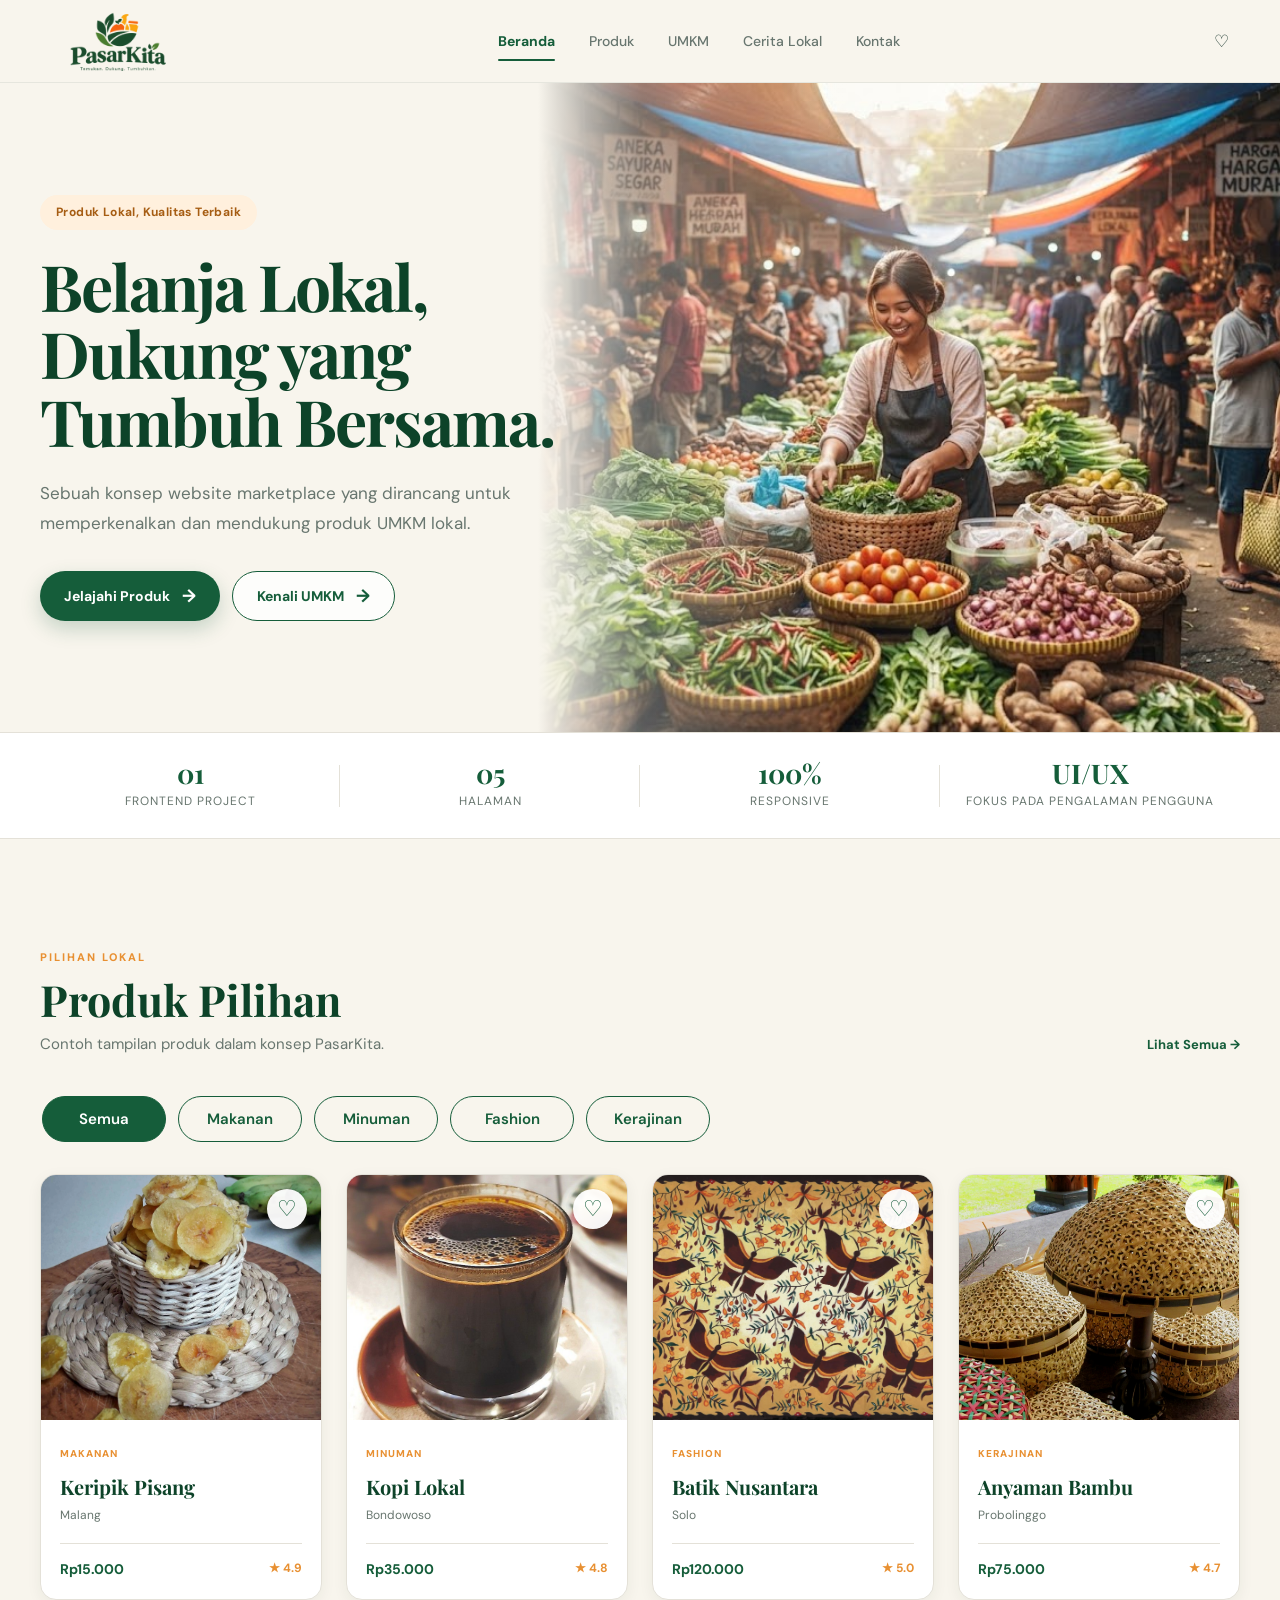
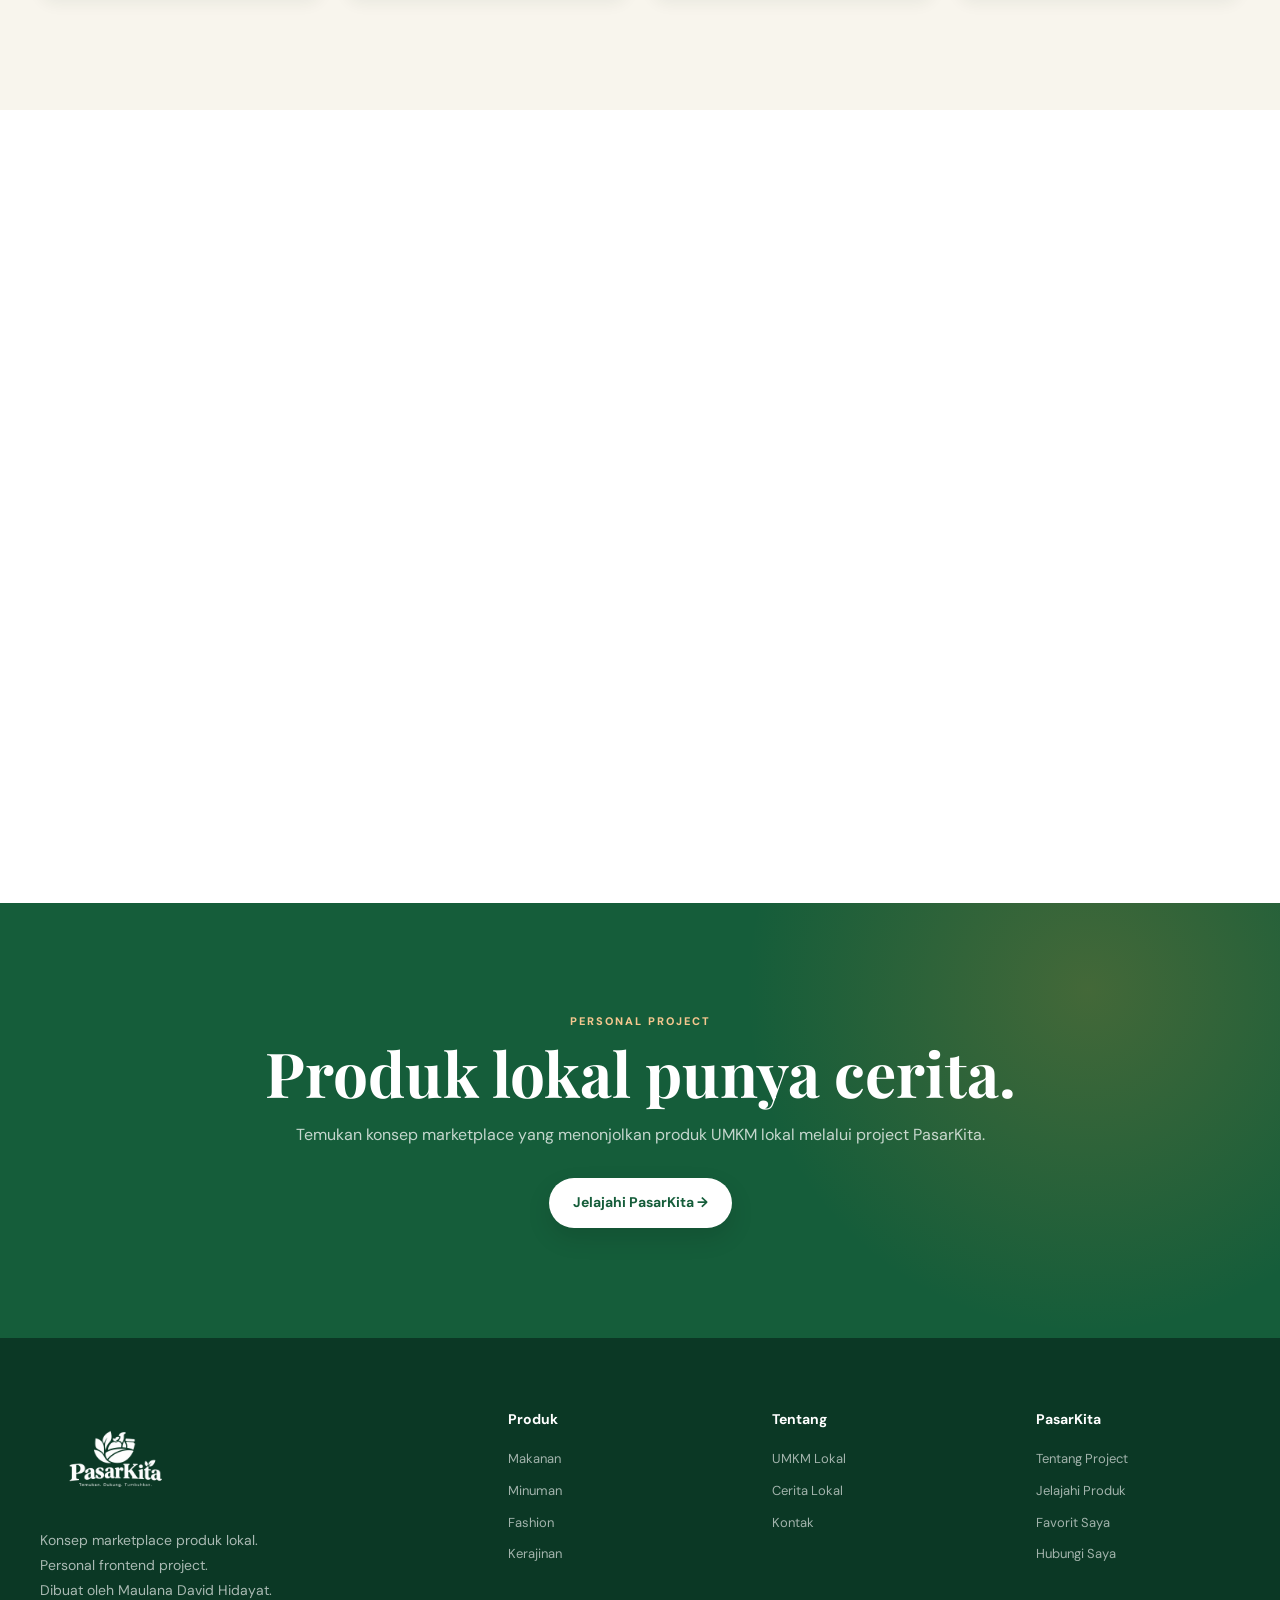
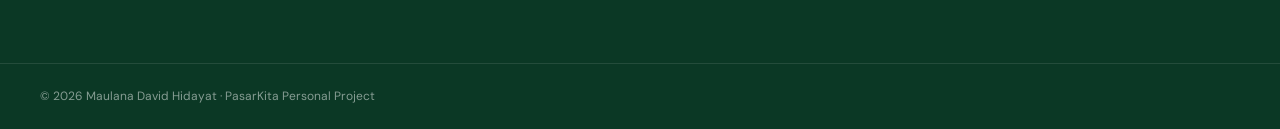
<file: index.html>
<!DOCTYPE html>
<html lang="id">
<head>
    <meta charset="UTF-8">
    <meta name="viewport" content="width=device-width, initial-scale=1.0">
    <title>PasarKita | Belanja Lokal, Dukung yang Tumbuh Bersama</title>
    <meta name="description" content="PasarKita adalah platform untuk menemukan dan mendukung produk UMKM lokal.">
    
    <!-- CSS -->
    <link rel="stylesheet" href="css/style.css">
    <link rel="icon" type="image/png" href="assets/icon.png">
</head>
<body>

    <!-- NAVBAR -->
    <header class="navbar">
        <div class="container nav-container">
            <a href="index.html" class="logo">
                <img src="assets/logo.png" alt="Logo PasarKita">
            </a>

            <nav class="nav-menu">
                <a href="index.html" class="active">Beranda</a>
                <a href="produk.html">Produk</a>
                <a href="umkm.html">UMKM</a>
                <a href="cerita.html">Cerita Lokal</a>
                <a href="kontak.html">Kontak</a>
            </nav>

            <div class="nav-actions">
                <button type="button" aria-label="Favorit" class="nav-icon">♡</button>
                <button type="button" aria-label="Menu" class="menu-toggle">☰</button>
            </div>
        </div>
    </header>

    <!-- MAIN CONTENT -->
    <main>
        <!-- HERO SECTION -->
        <section class="hero">
            <div class="container hero-container">
                <div class="hero-content">
                    <span class="hero-label">Produk Lokal, Kualitas Terbaik</span>
                    <h1>
                        Belanja Lokal, <br>
                        Dukung yang <br>
                        Tumbuh Bersama.
                    </h1>
                    <p>Sebuah konsep website marketplace yang dirancang untuk memperkenalkan dan mendukung produk UMKM lokal.</p>
                    
                    <div class="hero-buttons">
                        <a href="produk.html" class="btn btn-primary">Jelajahi Produk <span>→</span></a>
                        <a href="umkm.html" class="btn btn-secondary">Kenali UMKM <span>→</span></a>
                    </div>
                </div>

                <div class="hero-image">
                    <img src="assets/hero.jpg" alt="Produk dan aktivitas UMKM lokal">
                </div>
            </div>
        </section>

        <!-- STATISTICS -->
        <section class="stats">
            <div class="container stats-container">
                <div class="stat-item">
                    <strong>01</strong>
                    <span>Frontend Project</span>
                </div>
                <div class="stat-item">
                    <strong>05</strong>
                    <span>Halaman</span>
                </div>
                <div class="stat-item">
                    <strong>100%</strong>
                    <span>Responsive</span>
                </div>
                <div class="stat-item">
                    <strong>UI/UX</strong>
                    <span>Fokus pada pengalaman pengguna</span>
                </div>
            </div>
        </section>

        <!-- PRODUK PILIHAN -->
        <section class="products-section">
            <div class="container">
                <div class="section-heading">
                    <div>
                        <span class="section-label">PILIHAN LOKAL</span>
                        <h2>Produk Pilihan</h2>
                        <p>Contoh tampilan produk dalam konsep PasarKita.</p>
                    </div>
                    <a href="produk.html" class="see-all">Lihat Semua →</a>
                </div>

                <div class="category-filter">
                    <button type="button" class="category active">Semua</button>
                    <button type="button" class="category">Makanan</button>
                    <button type="button" class="category">Minuman</button>
                    <button type="button" class="category">Fashion</button>
                    <button type="button" class="category">Kerajinan</button>
                </div>

                <div class="product-grid">
                    <!-- Product 1 -->
                    <article class="product-card">
                        <div class="product-image">
                            <img src="assets/produk/keripik.webp" alt="Keripik Pisang">
                        </div>
                        <div class="product-info">
                            <span class="product-category">Makanan</span>
                            <h3>Keripik Pisang</h3>
                            <p class="product-location">Malang</p>
                            <div class="product-bottom">
                                <strong>Rp15.000</strong>
                                <span>★ 4.9</span>
                            </div>
                        </div>
                    </article>

                    <!-- Product 2 -->
                    <article class="product-card">
                        <div class="product-image">
                            <img src="assets/produk/kopi.jpg" alt="Kopi Lokal">
                        </div>
                        <div class="product-info">
                            <span class="product-category">Minuman</span>
                            <h3>Kopi Lokal</h3>
                            <p class="product-location">Bondowoso</p>
                            <div class="product-bottom">
                                <strong>Rp35.000</strong>
                                <span>★ 4.8</span>
                            </div>
                        </div>
                    </article>

                    <!-- Product 3 -->
                    <article class="product-card">
                        <div class="product-image">
                            <img src="assets/produk/batik.jpg" alt="Batik Nusantara">
                        </div>
                        <div class="product-info">
                            <span class="product-category">Fashion</span>
                            <h3>Batik Nusantara</h3>
                            <p class="product-location">Solo</p>
                            <div class="product-bottom">
                                <strong>Rp120.000</strong>
                                <span>★ 5.0</span>
                            </div>
                        </div>
                    </article>

                    <!-- Product 4 -->
                    <article class="product-card">
                        <div class="product-image">
                            <img src="assets/produk/anyaman.jpg" alt="Anyaman Bambu">
                        </div>
                        <div class="product-info">
                            <span class="product-category">Kerajinan</span>
                            <h3>Anyaman Bambu</h3>
                            <p class="product-location">Probolinggo</p>
                            <div class="product-bottom">
                                <strong>Rp75.000</strong>
                                <span>★ 4.7</span>
                            </div>
                        </div>
                    </article>
                </div>
            </div>
        </section>

        <!-- KENALI UMKM -->
        <section class="umkm-preview">
            <div class="container">
                <div class="section-heading">
                    <div>
                        <span class="section-label">DI BALIK PRODUK</span>
                        <h2>Kenali UMKM</h2>
                        <p>Mengenal tangan-tangan di balik produk lokal.</p>
                    </div>
                    <a href="umkm.html" class="see-all">Lihat Semua →</a>
                </div>

                <div class="umkm-feature">
                    <div class="umkm-image">
                        <img src="assets/umkm/umkm-01.jpg" alt="Pelaku UMKM lokal">
                    </div>
                    <div class="umkm-content">
                        <span class="section-label">CERITA UMKM</span>
                        <h2>Dari usaha kecil, tumbuh menjadi kebanggaan lokal.</h2>
                        <p>Setiap produk memiliki cerita. Kenali perjalanan para pelaku UMKM yang membuat produk lokal dengan penuh dedikasi.</p>
                        <a href="umkm.html" class="text-link">Baca cerita mereka →</a>
                    </div>
                </div>
            </div>
        </section>

        <!-- CTA -->
        <section class="cta">
            <div class="container cta-container">
                <span class="section-label">PERSONAL PROJECT</span>
                <h2>Produk lokal punya cerita.</h2>
                <p>Temukan konsep marketplace yang menonjolkan produk UMKM lokal melalui project PasarKita.</p>
                <a href="produk.html" class="btn btn-light">Jelajahi PasarKita →</a>
            </div>
        </section>
    </main>

    <!-- FOOTER -->
    <footer class="footer">
        <div class="container footer-container">
            <div class="footer-brand">
                <img src="assets/logo.png" alt="PasarKita">
                <p>
                    Konsep marketplace produk lokal.<br>
                    Personal frontend project.<br>
                    Dibuat oleh Maulana David Hidayat.
                </p>
            </div>

            <div class="footer-column">
                <h3>Produk</h3>
                <a href="produk.html">Makanan</a>
                <a href="produk.html">Minuman</a>
                <a href="produk.html">Fashion</a>
                <a href="produk.html">Kerajinan</a>
            </div>

            <div class="footer-column">
                <h3>Tentang</h3>
                <a href="umkm.html">UMKM Lokal</a>
                <a href="cerita.html">Cerita Lokal</a>
                <a href="kontak.html">Kontak</a>
            </div>

            <div class="footer-column">
                <h3>PasarKita</h3>
                <a href="index.html">Tentang Project</a>
                <a href="produk.html">Jelajahi Produk</a>
                <a href="favorit.html">Favorit Saya</a>
                <a href="kontak.html">Hubungi Saya</a>
            </div>
        </div>

        <div class="footer-bottom">
            <div class="container">
                <p>© 2026 Maulana David Hidayat · PasarKita Personal Project</p>
            </div>
        </div>
    </footer>

    <!-- JavaScript -->
    <script src="js/script.js"></script>
</body>
</html>
</file>
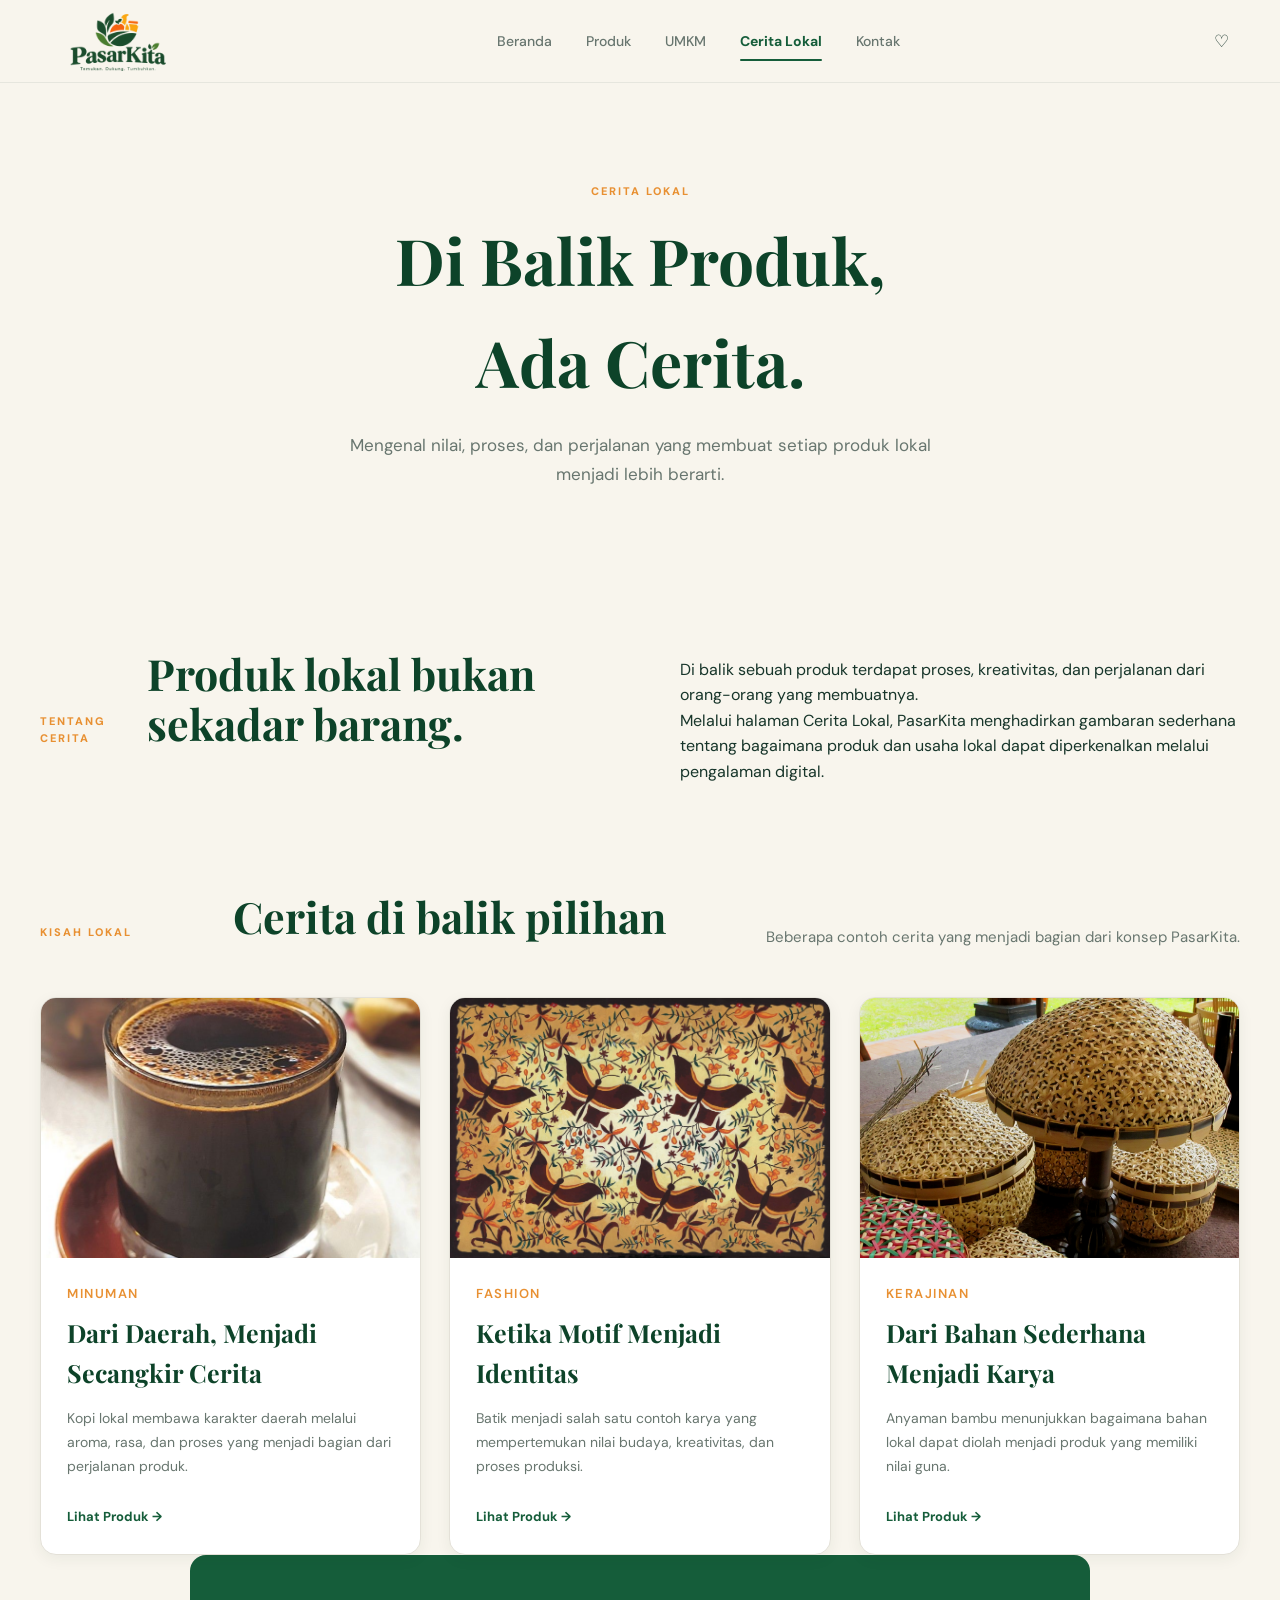
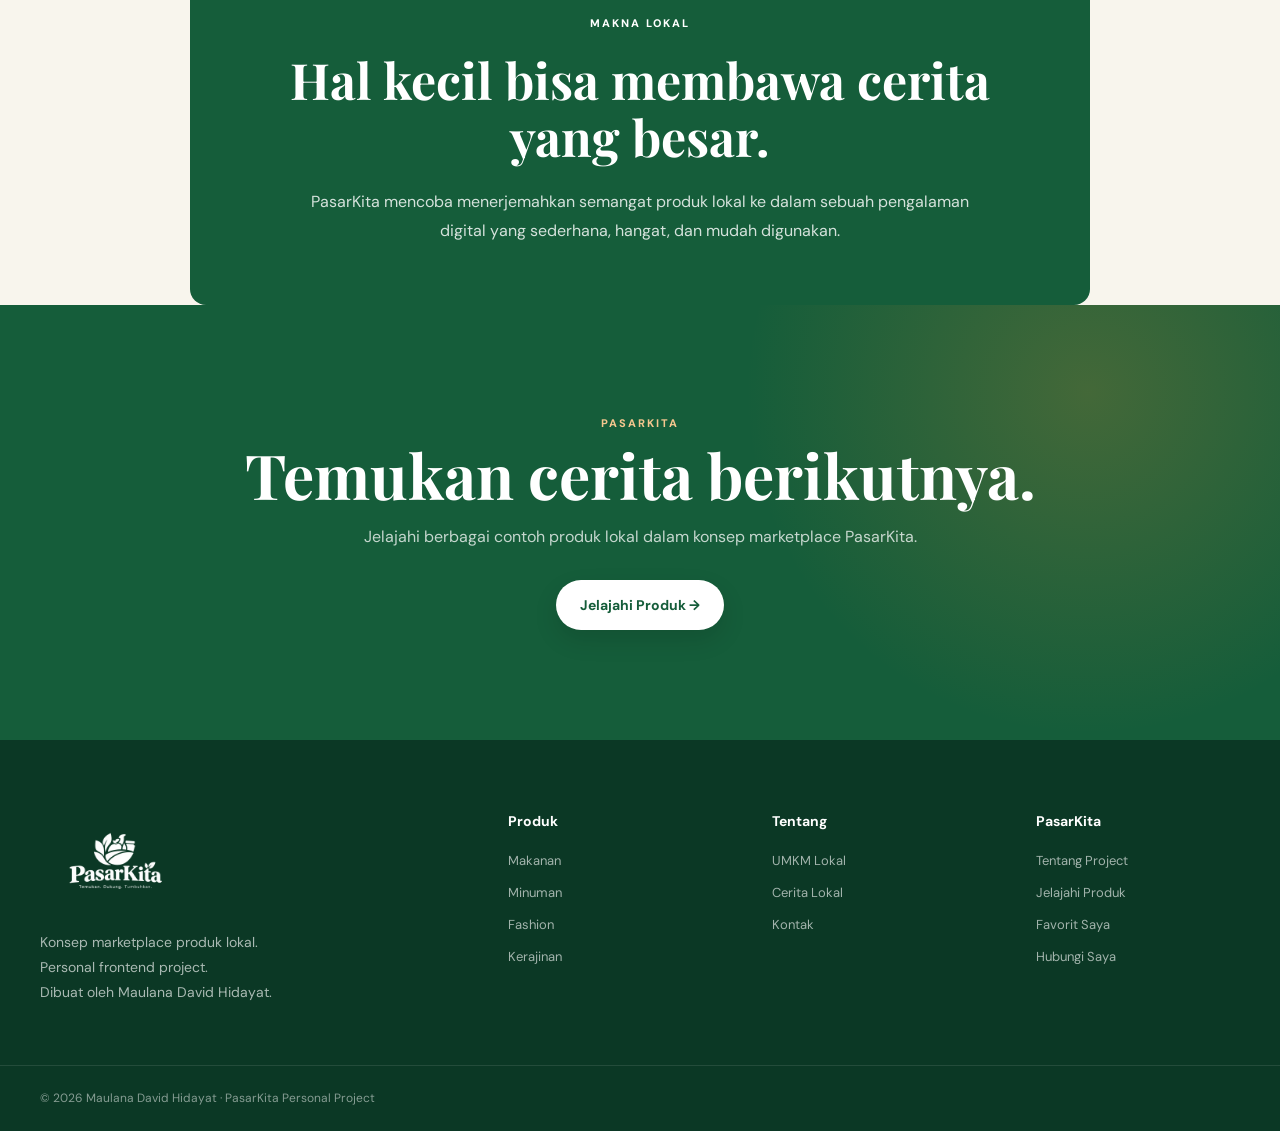
<file: cerita.html>
<!DOCTYPE html>
<html lang="id">
<head>
    <meta charset="UTF-8">
    <meta name="viewport" content="width=device-width, initial-scale=1.0">
    <title>Cerita Lokal | PasarKita</title>
    <meta name="description" content="Cerita lokal dan kisah di balik produk dalam konsep PasarKita.">
    
    <link rel="stylesheet" href="css/style.css">
    <link rel="icon" type="image/png" href="assets/icon.png">
</head>
<body>

    <!-- NAVBAR -->
    <header class="navbar">
        <div class="container nav-container">
            <a href="index.html" class="logo">
                <img src="assets/logo.png" alt="Logo PasarKita">
            </a>

            <nav class="nav-menu">
                <a href="index.html">Beranda</a>
                <a href="produk.html">Produk</a>
                <a href="umkm.html">UMKM</a>
                <a href="cerita.html" class="active">Cerita Lokal</a>
                <a href="kontak.html">Kontak</a>
            </nav>

            <div class="nav-actions">
                <button type="button" aria-label="Favorit" class="nav-icon">♡</button>
                <button type="button" aria-label="Menu" class="menu-toggle">☰</button>
            </div>
        </div>
    </header>

    <!-- MAIN -->
    <main>
        <!-- CERITA HEADER -->
        <section class="story-header">
            <div class="container">
                <span class="section-label">CERITA LOKAL</span>
                <h1>
                    Di Balik Produk,<br>
                    Ada Cerita.
                </h1>
                <p>Mengenal nilai, proses, dan perjalanan yang membuat setiap produk lokal menjadi lebih berarti.</p>
            </div>
        </section>

        <!-- STORY INTRO -->
        <section class="story-intro section">
            <div class="container story-intro-grid">
                <div class="section-heading">
                    <span class="section-label">TENTANG CERITA</span>
                    <h2>Produk lokal bukan sekadar barang.</h2>
                </div>

                <div class="story-intro-text">
                    <p>Di balik sebuah produk terdapat proses, kreativitas, dan perjalanan dari orang-orang yang membuatnya.</p>
                    <p>Melalui halaman Cerita Lokal, PasarKita menghadirkan gambaran sederhana tentang bagaimana produk dan usaha lokal dapat diperkenalkan melalui pengalaman digital.</p>
                </div>
            </div>
        </section>

        <!-- STORY CARDS -->
        <section class="story-list section">
            <div class="container">
                <div class="section-heading centered">
                    <span class="section-label">KISAH LOKAL</span>
                    <h2>Cerita di balik pilihan</h2>
                    <p>Beberapa contoh cerita yang menjadi bagian dari konsep PasarKita.</p>
                </div>

                <div class="story-grid">
                    <!-- STORY 1 -->
                    <article class="story-card">
                        <div class="story-card-image">
                            <img src="assets/produk/kopi.jpg" alt="Kopi Lokal">
                        </div>
                        <div class="story-card-content">
                            <span class="story-category">MINUMAN</span>
                            <h3>Dari Daerah, Menjadi Secangkir Cerita</h3>
                            <p>Kopi lokal membawa karakter daerah melalui aroma, rasa, dan proses yang menjadi bagian dari perjalanan produk.</p>
                            <a href="produk.html">Lihat Produk →</a>
                        </div>
                    </article>

                    <!-- STORY 2 -->
                    <article class="story-card">
                        <div class="story-card-image">
                            <img src="assets/produk/batik.jpg" alt="Batik Nusantara">
                        </div>
                        <div class="story-card-content">
                            <span class="story-category">FASHION</span>
                            <h3>Ketika Motif Menjadi Identitas</h3>
                            <p>Batik menjadi salah satu contoh karya yang mempertemukan nilai budaya, kreativitas, dan proses produksi.</p>
                            <a href="produk.html">Lihat Produk →</a>
                        </div>
                    </article>

                    <!-- STORY 3 -->
                    <article class="story-card">
                        <div class="story-card-image">
                            <img src="assets/produk/anyaman.jpg" alt="Anyaman Bambu">
                        </div>
                        <div class="story-card-content">
                            <span class="story-category">KERAJINAN</span>
                            <h3>Dari Bahan Sederhana Menjadi Karya</h3>
                            <p>Anyaman bambu menunjukkan bagaimana bahan lokal dapat diolah menjadi produk yang memiliki nilai guna.</p>
                            <a href="produk.html">Lihat Produk →</a>
                        </div>
                    </article>
                </div>
            </div>
        </section>

        <!-- STORY MESSAGE -->
        <section class="story-message section">
            <div class="container">
                <div class="story-message-box">
                    <span class="section-label">MAKNA LOKAL</span>
                    <h2>Hal kecil bisa membawa cerita yang besar.</h2>
                    <p>PasarKita mencoba menerjemahkan semangat produk lokal ke dalam sebuah pengalaman digital yang sederhana, hangat, dan mudah digunakan.</p>
                </div>
            </div>
        </section>

        <!-- CTA -->
        <section class="cta">
            <div class="container cta-container">
                <span class="section-label">PASARKITA</span>
                <h2>Temukan cerita berikutnya.</h2>
                <p>Jelajahi berbagai contoh produk lokal dalam konsep marketplace PasarKita.</p>
                <a href="produk.html" class="btn btn-light">Jelajahi Produk →</a>
            </div>
        </section>
    </main>

    <!-- FOOTER -->
    <footer class="footer">
        <div class="container footer-container">
            <!-- Brand -->
            <div class="footer-brand">
                <img src="assets/logo.png" alt="PasarKita">
                <p>
                    Konsep marketplace produk lokal.<br>
                    Personal frontend project.<br>
                    Dibuat oleh Maulana David Hidayat.
                </p>
            </div>

            <!-- Produk -->
            <div class="footer-column">
                <h3>Produk</h3>
                <a href="produk.html">Makanan</a>
                <a href="produk.html">Minuman</a>
                <a href="produk.html">Fashion</a>
                <a href="produk.html">Kerajinan</a>
            </div>

            <!-- Tentang -->
            <div class="footer-column">
                <h3>Tentang</h3>
                <a href="umkm.html">UMKM Lokal</a>
                <a href="cerita.html">Cerita Lokal</a>
                <a href="kontak.html">Kontak</a>
            </div>

            <!-- PasarKita -->
            <div class="footer-column">
                <h3>PasarKita</h3>
                <a href="index.html">Tentang Project</a>
                <a href="produk.html">Jelajahi Produk</a>
                <a href="favorit.html">Favorit Saya</a>
                <a href="kontak.html">Hubungi Saya</a>
            </div>
        </div>

        <!-- Copyright -->
        <div class="footer-bottom">
            <div class="container">
                <p>© 2026 Maulana David Hidayat · PasarKita Personal Project</p>
            </div>
        </div>
    </footer>

    <script src="js/script.js"></script>
</body>
</html>
</file>
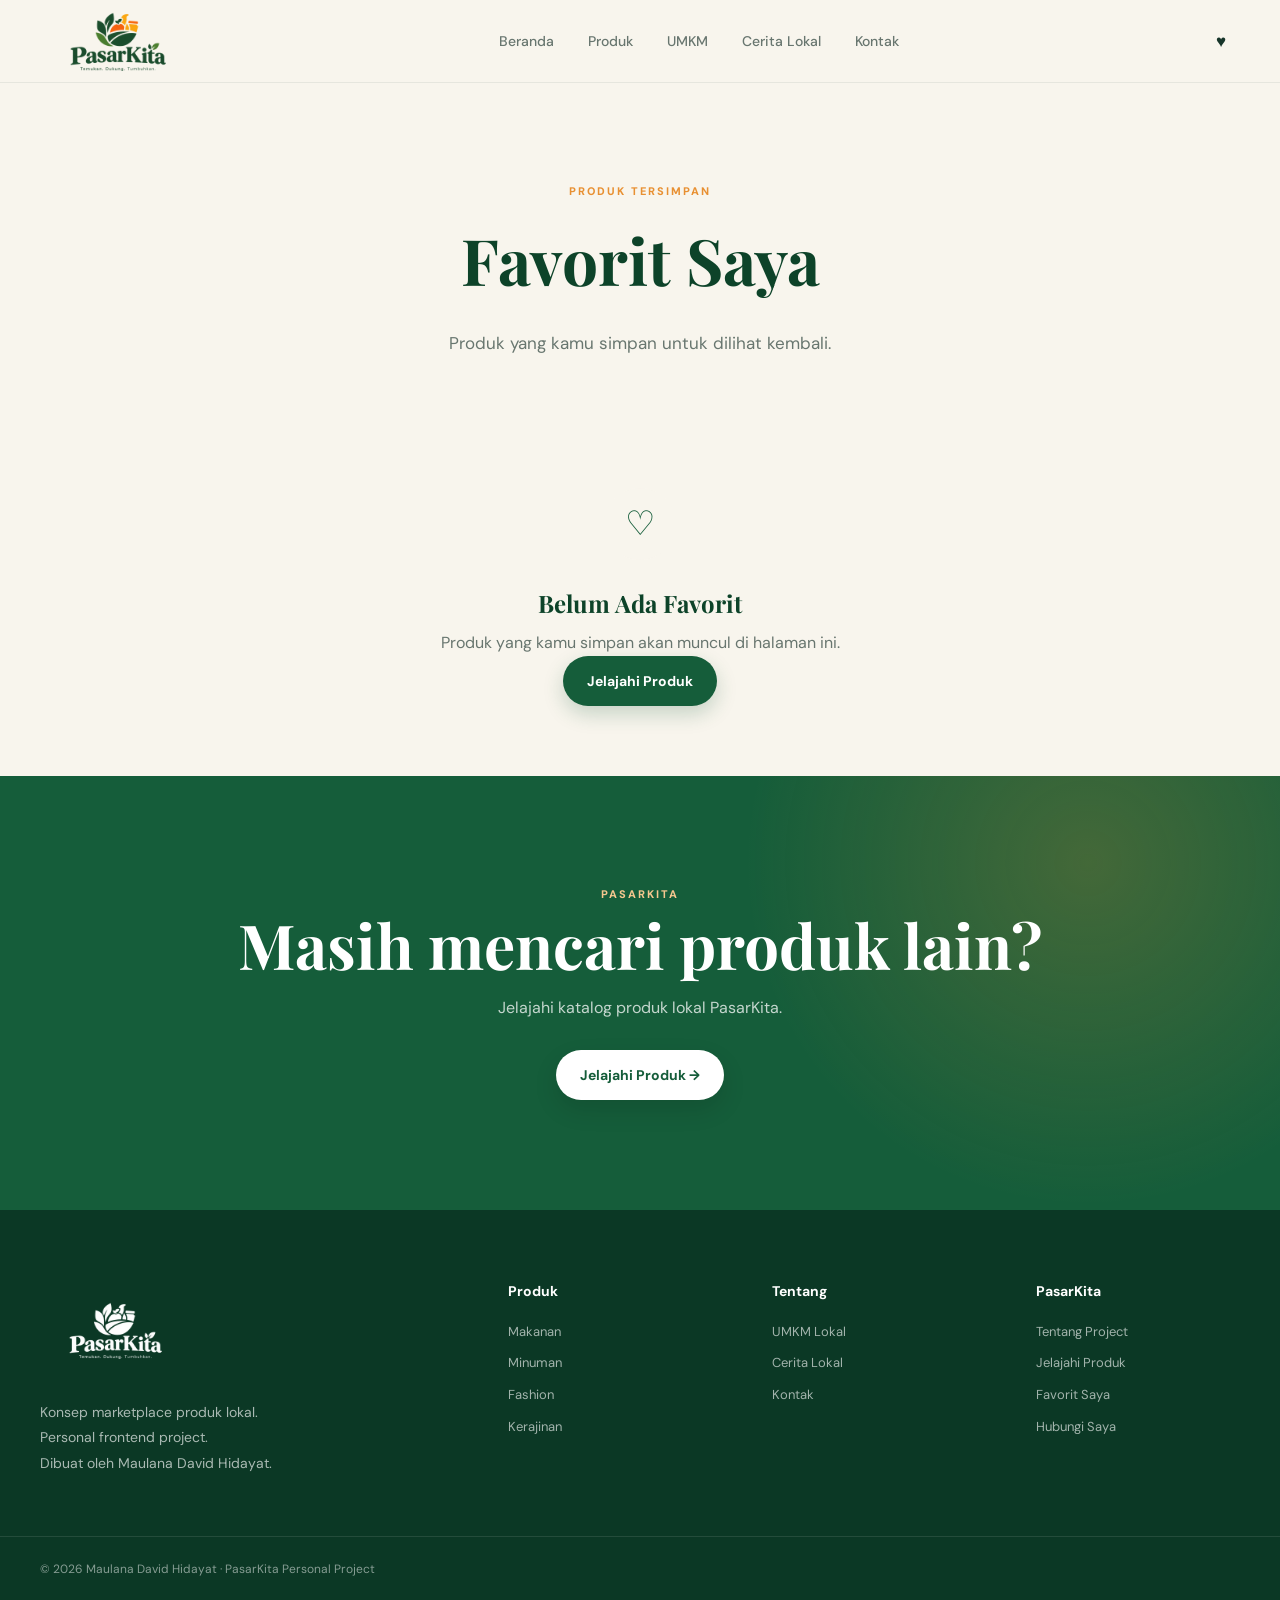
<file: favorit.html>
<!DOCTYPE html>
<html lang="id">
<head>
    <meta charset="UTF-8">
    <meta name="viewport" content="width=device-width, initial-scale=1.0">
    <title>Favorit | PasarKita</title>
    <meta name="description" content="Daftar produk favorit dalam konsep website PasarKita.">
    
    <link rel="stylesheet" href="css/style.css">
    <link rel="icon" type="image/png" href="assets/icon.png">
</head>
<body>

    <!-- NAVBAR -->
    <header class="navbar">
        <div class="container nav-container">
            <a href="index.html" class="logo">
                <img src="assets/logo.png" alt="Logo PasarKita">
            </a>

            <nav class="nav-menu">
                <a href="index.html">Beranda</a>
                <a href="produk.html">Produk</a>
                <a href="umkm.html">UMKM</a>
                <a href="cerita.html">Cerita Lokal</a>
                <a href="kontak.html">Kontak</a>
            </nav>

            <div class="nav-actions">
                <button type="button" aria-label="Favorit" class="nav-icon favorite-nav active">
                    ♥
                </button>
                <button type="button" aria-label="Menu" class="menu-toggle">
                    ☰
                </button>
            </div>
        </div>
    </header>

    <!-- MAIN -->
    <main>
        <!-- FAVORITE HEADER -->
        <section class="favorite-header">
            <div class="container">
                <span class="section-label">PRODUK TERSIMPAN</span>
                <h1>Favorit Saya</h1>
                <p>Produk yang kamu simpan untuk dilihat kembali.</p>
            </div>
        </section>

        <!-- FAVORITE PRODUCTS -->
        <section class="favorite-section section">
            <div class="container">
                <div class="product-grid" id="favoriteGrid">
                </div>

                <div class="favorite-empty" id="favoriteEmpty">
                    <div class="favorite-empty-icon">♡</div>
                    <h2>Belum Ada Favorit</h2>
                    <p>Produk yang kamu simpan akan muncul di halaman ini.</p>
                    <a href="produk.html" class="btn btn-primary">
                        Jelajahi Produk
                    </a>
                </div>
            </div>
        </section>

        <!-- CTA -->
        <section class="cta">
            <div class="container cta-container">
                <span class="section-label">PASARKITA</span>
                <h2>Masih mencari produk lain?</h2>
                <p>Jelajahi katalog produk lokal PasarKita.</p>
                <a href="produk.html" class="btn btn-light">
                    Jelajahi Produk →
                </a>
            </div>
        </section>
    </main>

    <!-- FOOTER -->
    <footer class="footer">
        <div class="container footer-container">
            <!-- Brand -->
            <div class="footer-brand">
                <img src="assets/logo.png" alt="PasarKita">
                <p>
                    Konsep marketplace produk lokal.<br>
                    Personal frontend project.<br>
                    Dibuat oleh Maulana David Hidayat.
                </p>
            </div>

            <!-- Produk -->
            <div class="footer-column">
                <h3>Produk</h3>
                <a href="produk.html">Makanan</a>
                <a href="produk.html">Minuman</a>
                <a href="produk.html">Fashion</a>
                <a href="produk.html">Kerajinan</a>
            </div>

            <!-- Tentang -->
            <div class="footer-column">
                <h3>Tentang</h3>
                <a href="umkm.html">UMKM Lokal</a>
                <a href="cerita.html">Cerita Lokal</a>
                <a href="kontak.html">Kontak</a>
            </div>

            <!-- PasarKita -->
            <div class="footer-column">
                <h3>PasarKita</h3>
                <a href="index.html">Tentang Project</a>
                <a href="produk.html">Jelajahi Produk</a>
                <a href="favorit.html">Favorit Saya</a>
                <a href="kontak.html">Hubungi Saya</a>
            </div>
        </div>

        <!-- Copyright -->
        <div class="footer-bottom">
            <div class="container">
                <p>© 2026 Maulana David Hidayat · PasarKita Personal Project</p>
            </div>
        </div>
    </footer>

    <!-- JavaScript -->
    <script src="js/script.js"></script>
</body>
</html>
</file>
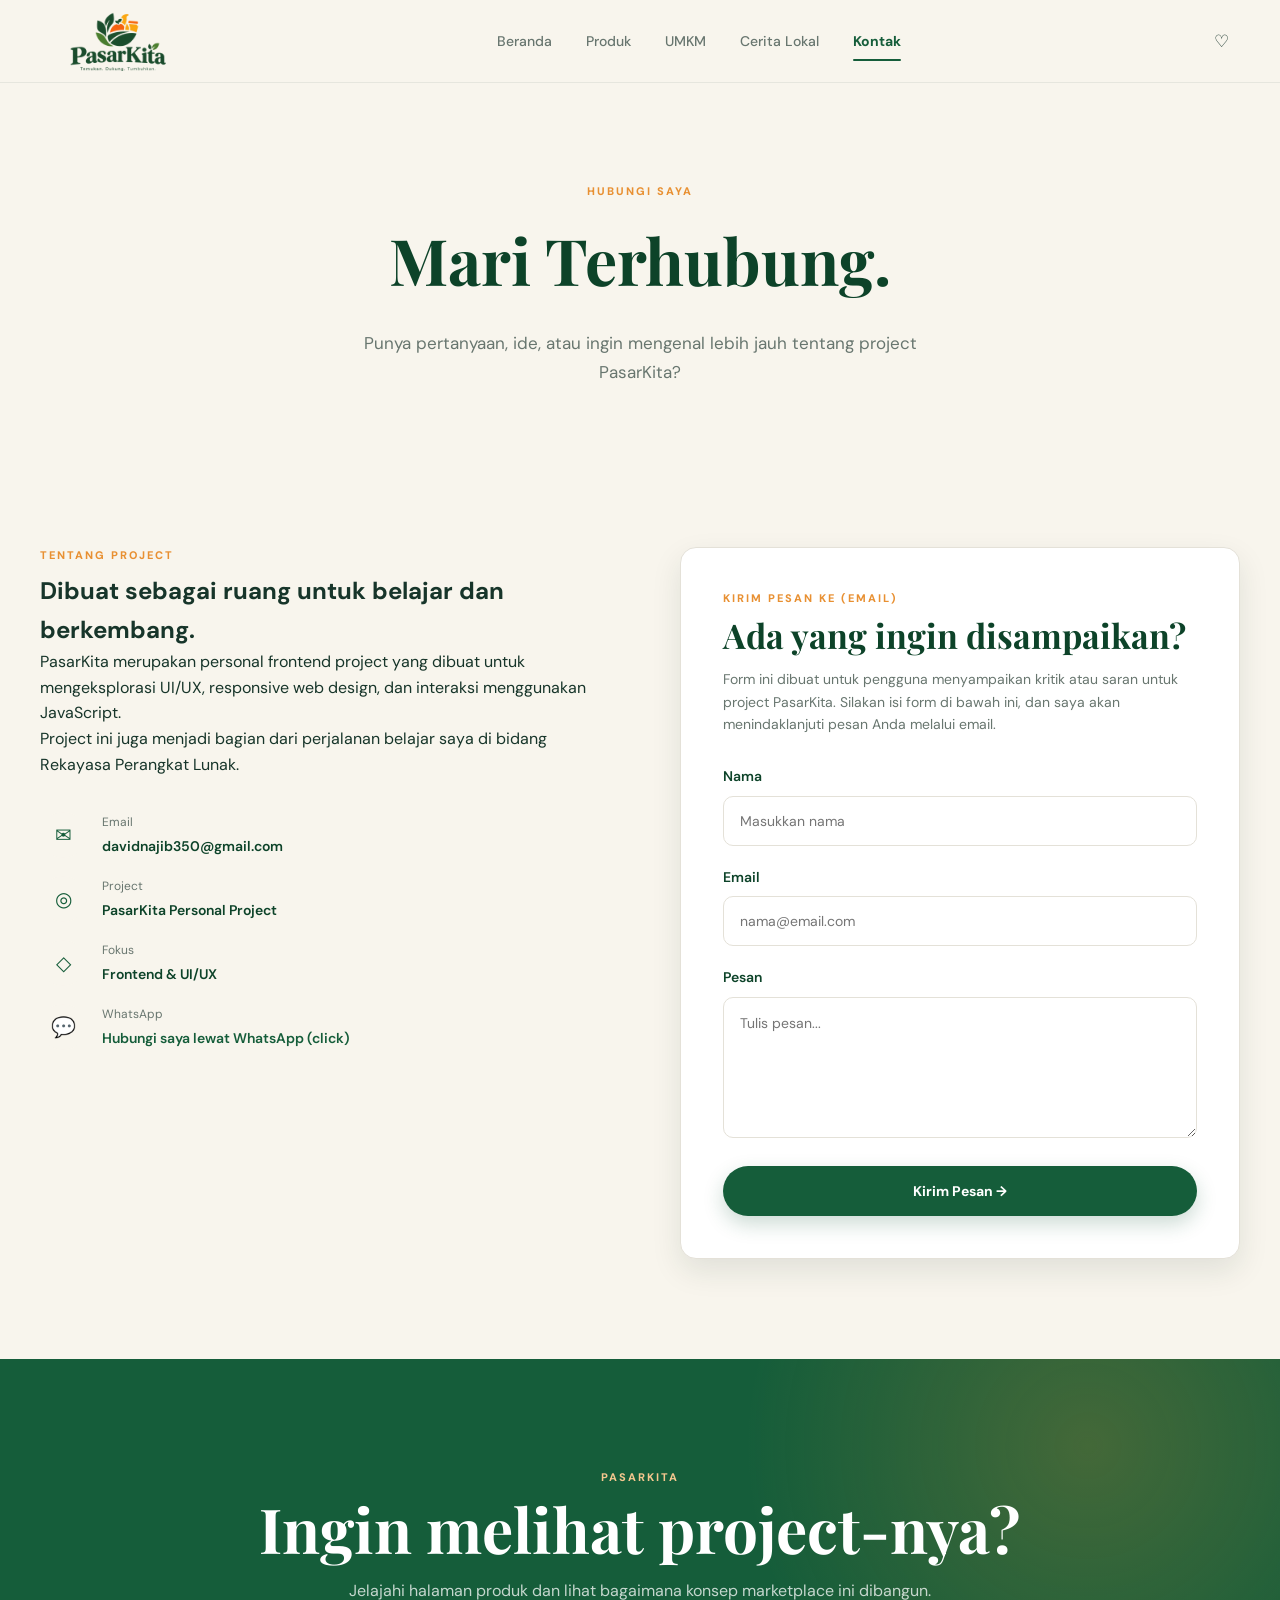
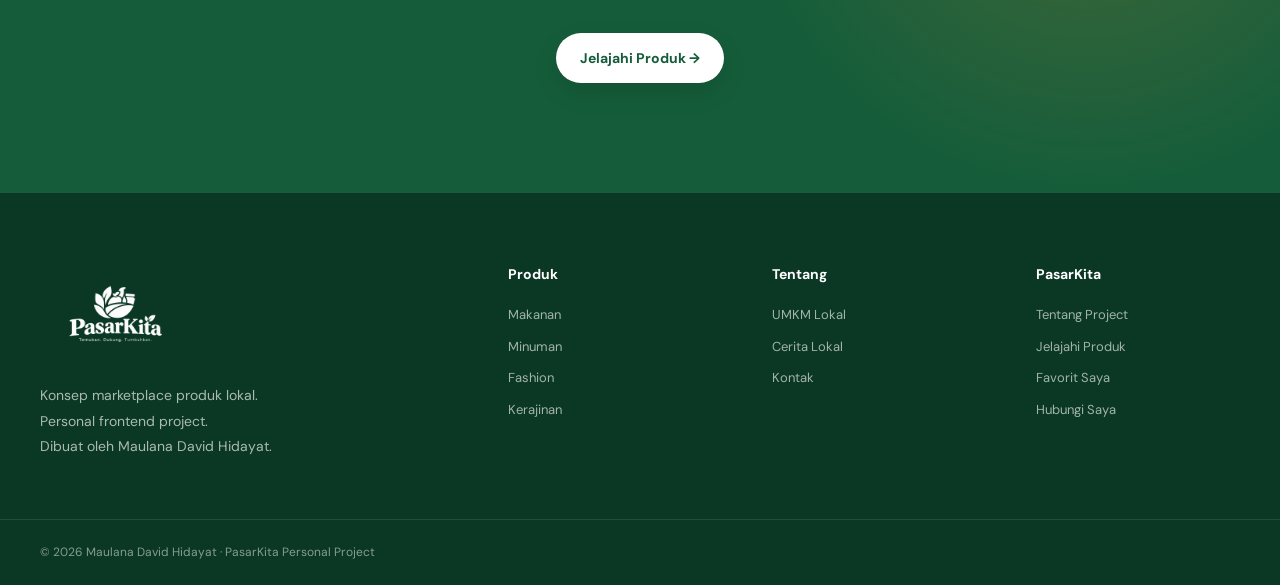
<file: kontak.html>
<!DOCTYPE html>
<html lang="id">
<head>
    <meta charset="UTF-8">
    <meta name="viewport" content="width=device-width, initial-scale=1.0">
    <title>Kontak | PasarKita</title>
    <meta name="description" content="Hubungi pembuat project PasarKita.">
    
    <link rel="stylesheet" href="css/style.css">
    <link rel="icon" type="image/png" href="assets/icon.png">
</head>
<body>

    <!-- NAVBAR -->
    <header class="navbar">
        <div class="container nav-container">
            <a href="index.html" class="logo">
                <img src="assets/logo.png" alt="Logo PasarKita">
            </a>

            <nav class="nav-menu">
                <a href="index.html">Beranda</a>
                <a href="produk.html">Produk</a>
                <a href="umkm.html">UMKM</a>
                <a href="cerita.html">Cerita Lokal</a>
                <a href="kontak.html" class="active">Kontak</a>
            </nav>

            <div class="nav-actions">
                <button type="button" aria-label="Favorit" class="nav-icon">♡</button>
                <button type="button" aria-label="Menu" class="menu-toggle">☰</button>
            </div>
        </div>
    </header>

    <!-- MAIN -->
    <main>
        <!-- CONTACT HEADER -->
        <section class="contact-header">
            <div class="container">
                <span class="section-label">HUBUNGI SAYA</span>
                <h1>Mari Terhubung.</h1>
                <p>Punya pertanyaan, ide, atau ingin mengenal lebih jauh tentang project PasarKita?</p>
            </div>
        </section>

        <!-- CONTACT CONTENT -->
        <section class="contact-section section">
            <div class="container contact-grid">
                
                <!-- INFORMASI -->
                <div class="contact-info">
                    <span class="section-label">TENTANG PROJECT</span>
                    <h2>Dibuat sebagai ruang untuk belajar dan berkembang.</h2>
                    <p>PasarKita merupakan personal frontend project yang dibuat untuk mengeksplorasi UI/UX, responsive web design, dan interaksi menggunakan JavaScript.</p>
                    <p>Project ini juga menjadi bagian dari perjalanan belajar saya di bidang Rekayasa Perangkat Lunak.</p>

                    <!-- CONTACT ITEMS -->
                    <div class="contact-items">
                        <div class="contact-item">
                            <span class="contact-icon">✉</span>
                            <div>
                                <small>Email</small>
                                <strong>davidnajib350@gmail.com</strong>
                            </div>
                        </div>

                        <div class="contact-item">
                            <span class="contact-icon">◎</span>
                            <div>
                                <small>Project</small>
                                <strong>PasarKita Personal Project</strong>
                            </div>
                        </div>

                        <div class="contact-item">
                            <span class="contact-icon">◇</span>
                            <div>
                                <small>Fokus</small>
                                <strong>Frontend & UI/UX</strong>
                            </div>
                        </div>

                        <div class="contact-item">
                            <div class="contact-icon">💬</div>
                            <div>
                                <small>WhatsApp</small>
                                <strong>
                                    <a href="https://wa.me/6285790458032" target="_blank" rel="noopener">
                                        Hubungi saya lewat WhatsApp (click)
                                    </a>
                                </strong>
                            </div>
                        </div>
                    </div>
                </div>

                <!-- FORM -->
                <div class="contact-form-wrapper">
                    <div class="contact-form-card">
                        <span class="section-label">KIRIM PESAN ke (Email)</span>
                        <h2>Ada yang ingin disampaikan?</h2>
                        <p class="contact-form-description">
                            Form ini dibuat untuk pengguna menyampaikan kritik atau saran untuk project PasarKita. 
                            Silakan isi form di bawah ini, dan saya akan menindaklanjuti pesan Anda melalui email.
                        </p>

                        <form id="contactForm" action="https://formspree.io/f/xdekkrjg" method="POST">
                            <div class="form-group">
                                <label for="name">Nama</label>
                                <input type="text" id="name" name="name" placeholder="Masukkan nama" autocomplete="name" required>
                            </div>

                            <div class="form-group">
                                <label for="email">Email</label>
                                <input type="email" id="email" name="email" placeholder="nama@email.com" autocomplete="email" required>
                            </div>

                            <div class="form-group">
                                <label for="message">Pesan</label>
                                <textarea id="message" name="message" rows="5" placeholder="Tulis pesan..." required></textarea>
                            </div>

                            <button type="submit" class="btn btn-primary contact-submit">
                                Kirim Pesan →
                            </button>

                            <p class="contact-form-note" id="contactFormNote"></p>
                        </form>
                    </div>
                </div>

            </div>
        </section>

        <!-- CTA -->
        <section class="cta">
            <div class="container cta-container">
                <span class="section-label">PASARKITA</span>
                <h2>Ingin melihat project-nya?</h2>
                <p>Jelajahi halaman produk dan lihat bagaimana konsep marketplace ini dibangun.</p>
                <a href="produk.html" class="btn btn-light">Jelajahi Produk →</a>
            </div>
        </section>
    </main>

    <!-- FOOTER -->
    <footer class="footer">
        <div class="container footer-container">
            <!-- Brand -->
            <div class="footer-brand">
                <img src="assets/logo.png" alt="PasarKita">
                <p>
                    Konsep marketplace produk lokal.<br>
                    Personal frontend project.<br>
                    Dibuat oleh Maulana David Hidayat.
                </p>
            </div>

            <!-- Produk -->
            <div class="footer-column">
                <h3>Produk</h3>
                <a href="produk.html">Makanan</a>
                <a href="produk.html">Minuman</a>
                <a href="produk.html">Fashion</a>
                <a href="produk.html">Kerajinan</a>
            </div>

            <!-- Tentang -->
            <div class="footer-column">
                <h3>Tentang</h3>
                <a href="umkm.html">UMKM Lokal</a>
                <a href="cerita.html">Cerita Lokal</a>
                <a href="kontak.html">Kontak</a>
            </div>

            <!-- PasarKita -->
            <div class="footer-column">
                <h3>PasarKita</h3>
                <a href="index.html">Tentang Project</a>
                <a href="produk.html">Jelajahi Produk</a>
                <a href="favorit.html">Favorit Saya</a>
                <a href="kontak.html">Hubungi Saya</a>
            </div>
        </div>

        <!-- Copyright -->
        <div class="footer-bottom">
            <div class="container">
                <p>© 2026 Maulana David Hidayat · PasarKita Personal Project</p>
            </div>
        </div>
    </footer>

    <script src="js/script.js"></script>
</body>
</html>
</file>
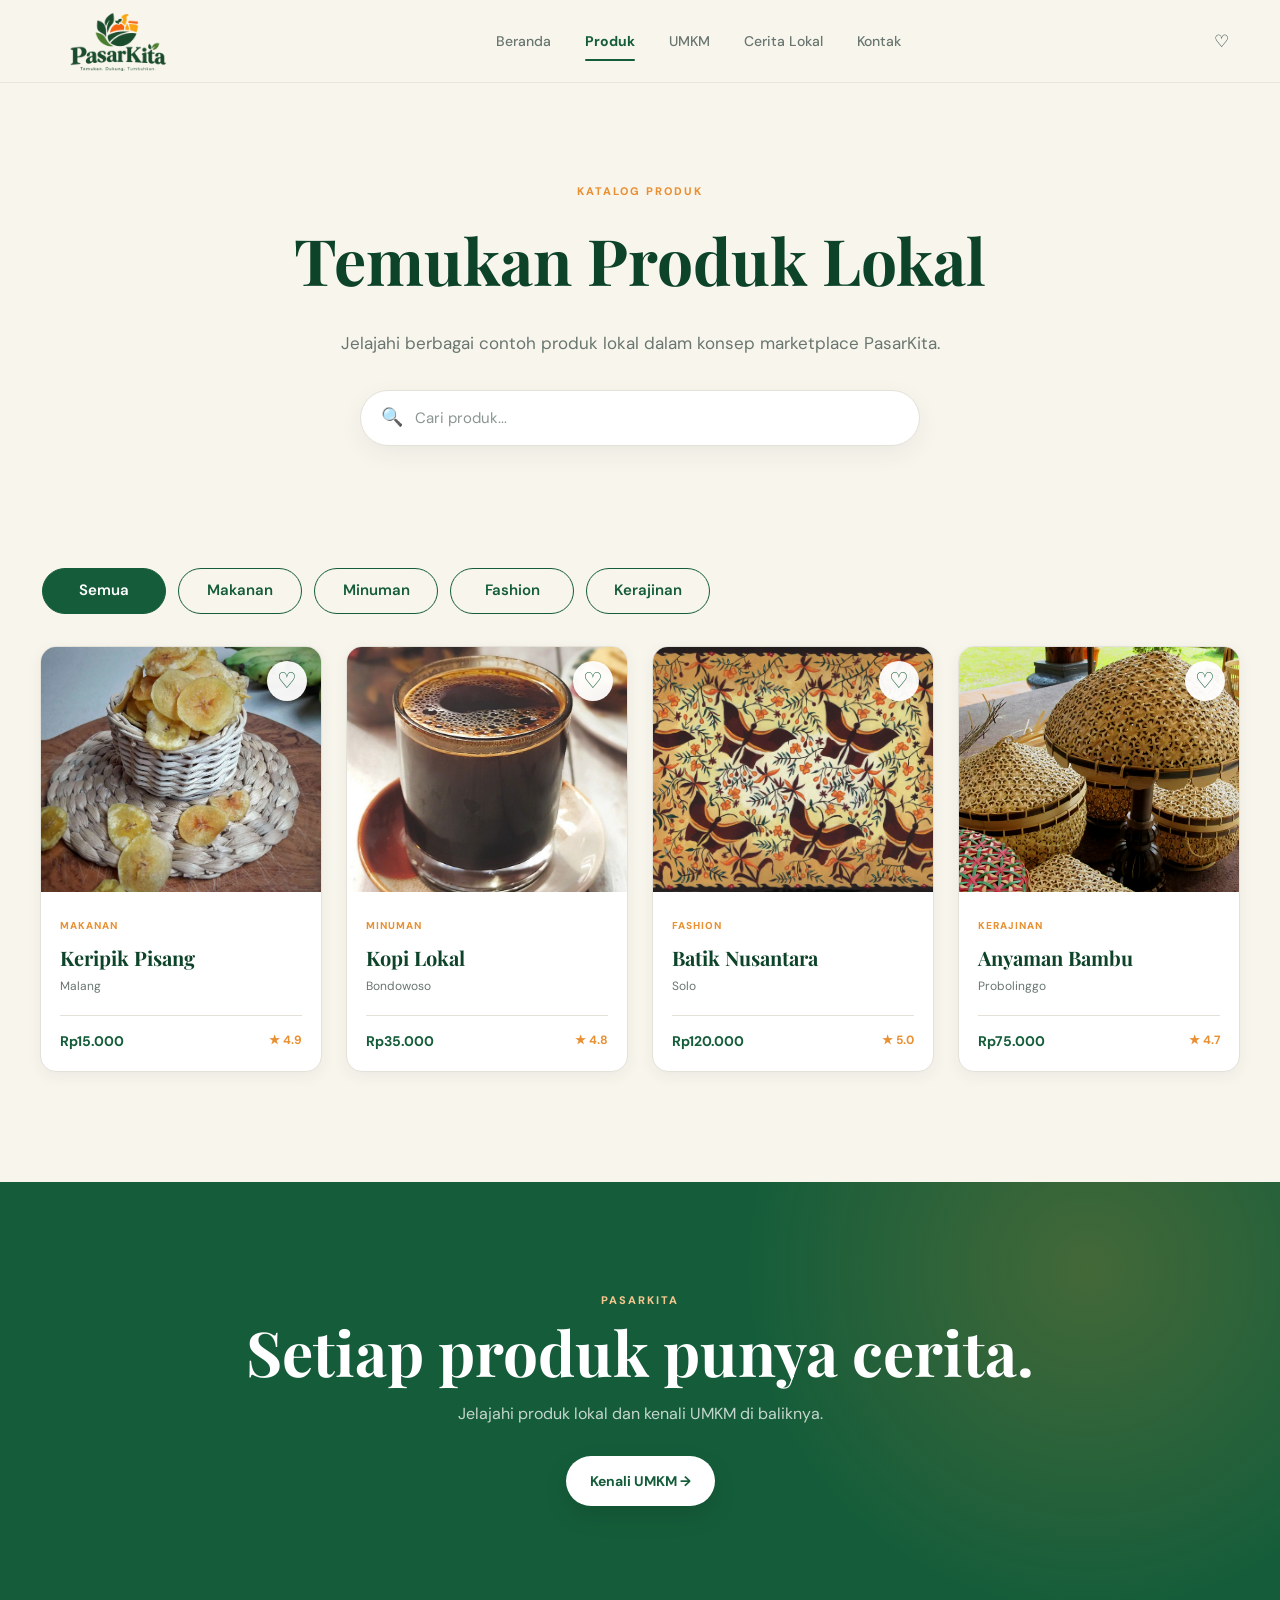
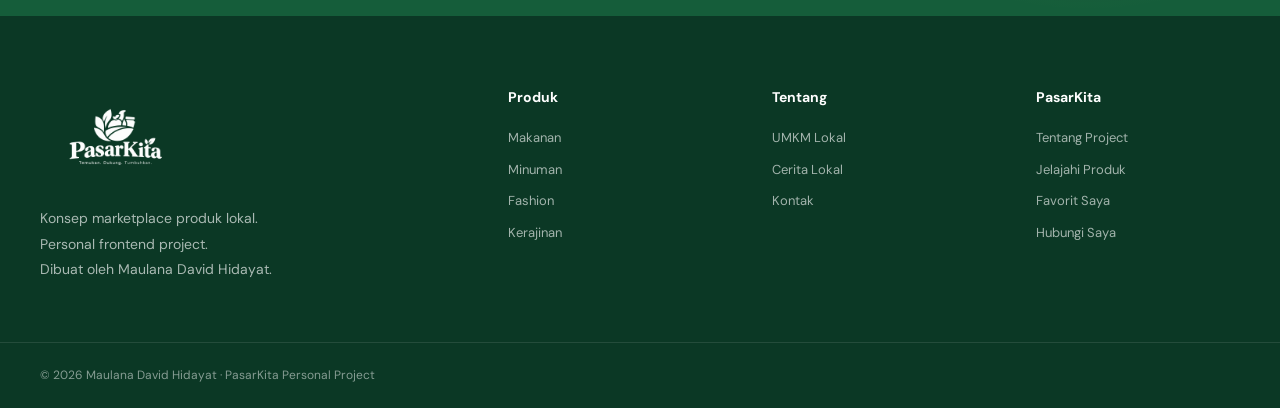
<file: produk.html>
<!DOCTYPE html>
<html lang="id">
<head>
    <meta charset="UTF-8">
    <meta name="viewport" content="width=device-width, initial-scale=1.0">
    <title>Produk | PasarKita</title>
    <meta name="description" content="Katalog produk lokal dalam konsep website PasarKita.">
    
    <link rel="stylesheet" href="css/style.css">
    <link rel="icon" type="image/png" href="assets/icon.png">
</head>
<body>

    <!-- NAVBAR -->
    <header class="navbar">
        <div class="container nav-container">
            <a href="index.html" class="logo">
                <img src="assets/logo.png" alt="Logo PasarKita">
            </a>

            <nav class="nav-menu">
                <a href="index.html">Beranda</a>
                <a href="produk.html" class="active">Produk</a>
                <a href="umkm.html">UMKM</a>
                <a href="cerita.html">Cerita Lokal</a>
                <a href="kontak.html">Kontak</a>
            </nav>

            <div class="nav-actions">
                <button type="button" aria-label="Favorit" class="nav-icon">♡</button>
                <button type="button" aria-label="Menu" class="menu-toggle">☰</button>
            </div>
        </div>
    </header>

    <!-- MAIN -->
    <main>
        <!-- CATALOG HEADER -->
        <section class="catalog-header">
            <div class="container">
                <span class="section-label">KATALOG PRODUK</span>
                <h1>Temukan Produk Lokal</h1>
                <p>Jelajahi berbagai contoh produk lokal dalam konsep marketplace PasarKita.</p>

                <!-- Search -->
                <div class="catalog-search">
                    <span class="search-symbol">🔍</span>
                    <input type="search" id="productSearch" placeholder="Cari produk..." autocomplete="off">
                </div>
            </div>
        </section>

        <!-- PRODUCT CATALOG -->
        <section class="products-section catalog-section">
            <div class="container">
                <!-- Category Filter -->
                <div class="category-filter">
                    <button type="button" class="category active">Semua</button>
                    <button type="button" class="category">Makanan</button>
                    <button type="button" class="category">Minuman</button>
                    <button type="button" class="category">Fashion</button>
                    <button type="button" class="category">Kerajinan</button>
                </div>

                <!-- Product Grid -->
                <div class="product-grid">
                    <!-- PRODUCT 1 -->
                    <article class="product-card">
                        <div class="product-image">
                            <img src="assets/produk/keripik.webp" alt="Keripik Pisang">
                        </div>
                        <div class="product-info">
                            <span class="product-category">Makanan</span>
                            <h3>Keripik Pisang</h3>
                            <p class="product-location">Malang</p>
                            <div class="product-bottom">
                                <strong>Rp15.000</strong>
                                <span>★ 4.9</span>
                            </div>
                        </div>
                    </article>

                    <!-- PRODUCT 2 -->
                    <article class="product-card">
                        <div class="product-image">
                            <img src="assets/produk/kopi.jpg" alt="Kopi Lokal">
                        </div>
                        <div class="product-info">
                            <span class="product-category">Minuman</span>
                            <h3>Kopi Lokal</h3>
                            <p class="product-location">Bondowoso</p>
                            <div class="product-bottom">
                                <strong>Rp35.000</strong>
                                <span>★ 4.8</span>
                            </div>
                        </div>
                    </article>

                    <!-- PRODUCT 3 -->
                    <article class="product-card">
                        <div class="product-image">
                            <img src="assets/produk/batik.jpg" alt="Batik Nusantara">
                        </div>
                        <div class="product-info">
                            <span class="product-category">Fashion</span>
                            <h3>Batik Nusantara</h3>
                            <p class="product-location">Solo</p>
                            <div class="product-bottom">
                                <strong>Rp120.000</strong>
                                <span>★ 5.0</span>
                            </div>
                        </div>
                    </article>

                    <!-- PRODUCT 4 -->
                    <article class="product-card">
                        <div class="product-image">
                            <img src="assets/produk/anyaman.jpg" alt="Anyaman Bambu">
                        </div>
                        <div class="product-info">
                            <span class="product-category">Kerajinan</span>
                            <h3>Anyaman Bambu</h3>
                            <p class="product-location">Probolinggo</p>
                            <div class="product-bottom">
                                <strong>Rp75.000</strong>
                                <span>★ 4.7</span>
                            </div>
                        </div>
                    </article>
                </div>

                <!-- Empty Search State -->
                <div class="empty-search" id="emptySearch">
                    <h3>Produk tidak ditemukan</h3>
                    <p>Coba gunakan kata pencarian yang berbeda.</p>
                </div>
            </div>
        </section>

        <!-- CTA -->
        <section class="cta">
            <div class="container cta-container">
                <span class="section-label">PASARKITA</span>
                <h2>Setiap produk punya cerita.</h2>
                <p>Jelajahi produk lokal dan kenali UMKM di baliknya.</p>
                <a href="umkm.html" class="btn btn-light">Kenali UMKM →</a>
            </div>
        </section>
    </main>

    <!-- FOOTER -->
    <footer class="footer">
        <div class="container footer-container">
            <!-- Brand -->
            <div class="footer-brand">
                <img src="assets/logo.png" alt="PasarKita">
                <p>
                    Konsep marketplace produk lokal.<br>
                    Personal frontend project.<br>
                    Dibuat oleh Maulana David Hidayat.
                </p>
            </div>

            <!-- Produk -->
            <div class="footer-column">
                <h3>Produk</h3>
                <a href="produk.html">Makanan</a>
                <a href="produk.html">Minuman</a>
                <a href="produk.html">Fashion</a>
                <a href="produk.html">Kerajinan</a>
            </div>

            <!-- Tentang -->
            <div class="footer-column">
                <h3>Tentang</h3>
                <a href="umkm.html">UMKM Lokal</a>
                <a href="cerita.html">Cerita Lokal</a>
                <a href="kontak.html">Kontak</a>
            </div>

            <!-- PasarKita -->
            <div class="footer-column">
                <h3>PasarKita</h3>
                <a href="index.html">Tentang Project</a>
                <a href="produk.html">Jelajahi Produk</a>
                <a href="favorit.html">Favorit Saya</a>
                <a href="kontak.html">Hubungi Saya</a>
            </div>
        </div>

        <!-- Copyright -->
        <div class="footer-bottom">
            <div class="container">
                <p>© 2026 Maulana David Hidayat · PasarKita Personal Project</p>
            </div>
        </div>
    </footer>

    <!-- JavaScript -->
    <script src="js/script.js"></script>
</body>
</html>
</file>
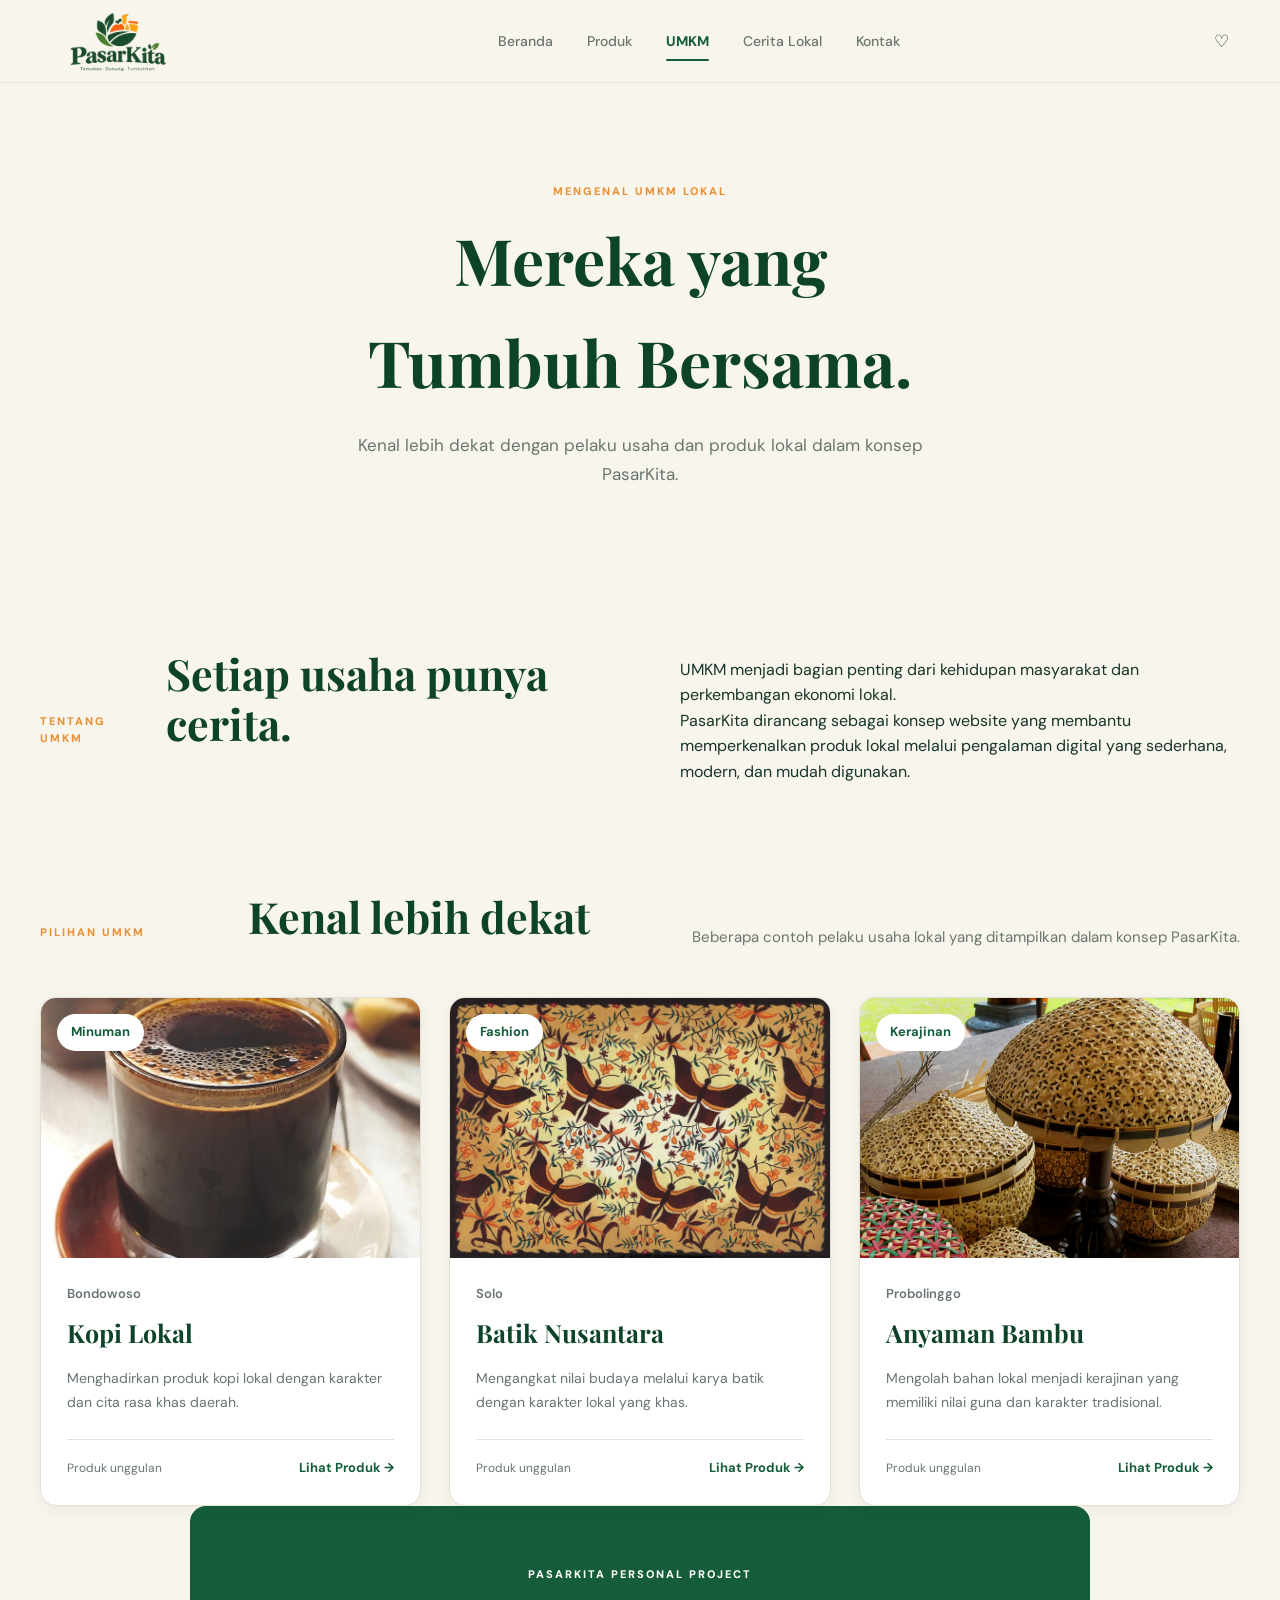
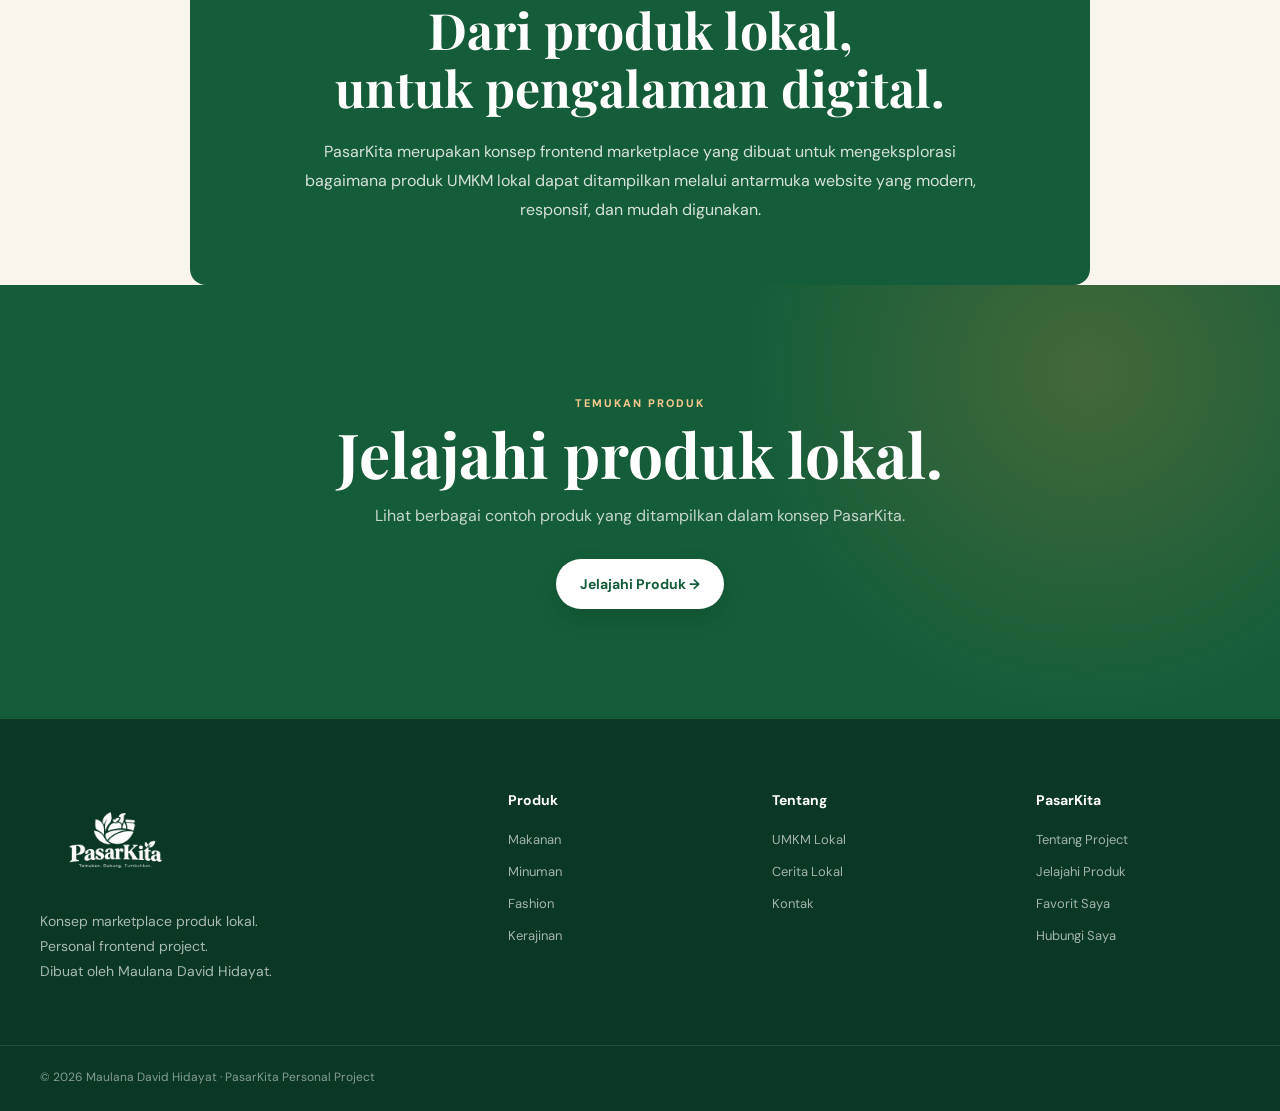
<file: umkm.html>
<!DOCTYPE html>
<html lang="id">
<head>
    <meta charset="UTF-8">
    <meta name="viewport" content="width=device-width, initial-scale=1.0">
    <title>UMKM | PasarKita</title>
    <meta name="description" content="Mengenal UMKM lokal dalam konsep website PasarKita.">
    
    <link rel="stylesheet" href="css/style.css">
    <link rel="icon" type="image/png" href="assets/icon.png">
</head>
<body>

    <!-- NAVBAR -->
    <header class="navbar">
        <div class="container nav-container">
            <a href="index.html" class="logo">
                <img src="assets/logo.png" alt="Logo PasarKita">
            </a>

            <nav class="nav-menu">
                <a href="index.html">Beranda</a>
                <a href="produk.html">Produk</a>
                <a href="umkm.html" class="active">UMKM</a>
                <a href="cerita.html">Cerita Lokal</a>
                <a href="kontak.html">Kontak</a>
            </nav>

            <div class="nav-actions">
                <button type="button" aria-label="Favorit" class="nav-icon">♡</button>
                <button type="button" aria-label="Menu" class="menu-toggle">☰</button>
            </div>
        </div>
    </header>

    <!-- MAIN -->
    <main>
        <!-- UMKM HEADER -->
        <section class="umkm-header">
            <div class="container">
                <span class="section-label">MENGENAL UMKM LOKAL</span>
                <h1>
                    Mereka yang<br>
                    Tumbuh Bersama.
                </h1>
                <p>Kenal lebih dekat dengan pelaku usaha dan produk lokal dalam konsep PasarKita.</p>
            </div>
        </section>

        <!-- INTRODUCTION -->
        <section class="umkm-intro section">
            <div class="container umkm-intro-grid">
                <div class="section-heading">
                    <span class="section-label">TENTANG UMKM</span>
                    <h2>Setiap usaha punya cerita.</h2>
                </div>

                <div class="umkm-intro-text">
                    <p>UMKM menjadi bagian penting dari kehidupan masyarakat dan perkembangan ekonomi lokal.</p>
                    <p>PasarKita dirancang sebagai konsep website yang membantu memperkenalkan produk lokal melalui pengalaman digital yang sederhana, modern, dan mudah digunakan.</p>
                </div>
            </div>
        </section>

        <!-- UMKM CARDS -->
        <section class="umkm-list section">
            <div class="container">
                <div class="section-heading centered">
                    <span class="section-label">PILIHAN UMKM</span>
                    <h2>Kenal lebih dekat</h2>
                    <p>Beberapa contoh pelaku usaha lokal yang ditampilkan dalam konsep PasarKita.</p>
                </div>

                <div class="umkm-grid">
                    <!-- UMKM 1 -->
                    <article class="umkm-card">
                        <div class="umkm-card-image">
                            <img src="assets/produk/kopi.jpg" alt="Produk Kopi Lokal">
                            <span class="umkm-badge">Minuman</span>
                        </div>
                        <div class="umkm-card-content">
                            <span class="umkm-location">Bondowoso</span>
                            <h3>Kopi Lokal</h3>
                            <p>Menghadirkan produk kopi lokal dengan karakter dan cita rasa khas daerah.</p>
                            <div class="umkm-card-footer">
                                <span>Produk unggulan</span>
                                <a href="produk.html">Lihat Produk →</a>
                            </div>
                        </div>
                    </article>

                    <!-- UMKM 2 -->
                    <article class="umkm-card">
                        <div class="umkm-card-image">
                            <img src="assets/produk/batik.jpg" alt="Produk Batik Nusantara">
                            <span class="umkm-badge">Fashion</span>
                        </div>
                        <div class="umkm-card-content">
                            <span class="umkm-location">Solo</span>
                            <h3>Batik Nusantara</h3>
                            <p>Mengangkat nilai budaya melalui karya batik dengan karakter lokal yang khas.</p>
                            <div class="umkm-card-footer">
                                <span>Produk unggulan</span>
                                <a href="produk.html">Lihat Produk →</a>
                            </div>
                        </div>
                    </article>

                    <!-- UMKM 3 -->
                    <article class="umkm-card">
                        <div class="umkm-card-image">
                            <img src="assets/produk/anyaman.jpg" alt="Produk Anyaman Bambu">
                            <span class="umkm-badge">Kerajinan</span>
                        </div>
                        <div class="umkm-card-content">
                            <span class="umkm-location">Probolinggo</span>
                            <h3>Anyaman Bambu</h3>
                            <p>Mengolah bahan lokal menjadi kerajinan yang memiliki nilai guna dan karakter tradisional.</p>
                            <div class="umkm-card-footer">
                                <span>Produk unggulan</span>
                                <a href="produk.html">Lihat Produk →</a>
                            </div>
                        </div>
                    </article>
                </div>
            </div>
        </section>

        <!-- PROJECT MESSAGE -->
        <section class="umkm-message section">
            <div class="container">
                <div class="umkm-message-box">
                    <span class="section-label">PASARKITA PERSONAL PROJECT</span>
                    <h2>
                        Dari produk lokal,<br>
                        untuk pengalaman digital.
                    </h2>
                    <p>PasarKita merupakan konsep frontend marketplace yang dibuat untuk mengeksplorasi bagaimana produk UMKM lokal dapat ditampilkan melalui antarmuka website yang modern, responsif, dan mudah digunakan.</p>
                </div>
            </div>
        </section>

        <!-- CTA -->
        <section class="cta">
            <div class="container cta-container">
                <span class="section-label">TEMUKAN PRODUK</span>
                <h2>Jelajahi produk lokal.</h2>
                <p>Lihat berbagai contoh produk yang ditampilkan dalam konsep PasarKita.</p>
                <a href="produk.html" class="btn btn-light">Jelajahi Produk →</a>
            </div>
        </section>
    </main>

    <!-- FOOTER -->
    <footer class="footer">
        <div class="container footer-container">
            <!-- Brand -->
            <div class="footer-brand">
                <img src="assets/logo.png" alt="PasarKita">
                <p>
                    Konsep marketplace produk lokal.<br>
                    Personal frontend project.<br>
                    Dibuat oleh Maulana David Hidayat.
                </p>
            </div>

            <!-- Produk -->
            <div class="footer-column">
                <h3>Produk</h3>
                <a href="produk.html">Makanan</a>
                <a href="produk.html">Minuman</a>
                <a href="produk.html">Fashion</a>
                <a href="produk.html">Kerajinan</a>
            </div>

            <!-- Tentang -->
            <div class="footer-column">
                <h3>Tentang</h3>
                <a href="umkm.html">UMKM Lokal</a>
                <a href="cerita.html">Cerita Lokal</a>
                <a href="kontak.html">Kontak</a>
            </div>

            <!-- PasarKita -->
            <div class="footer-column">
                <h3>PasarKita</h3>
                <a href="index.html">Tentang Project</a>
                <a href="produk.html">Jelajahi Produk</a>
                <a href="favorit.html">Favorit Saya</a>
                <a href="kontak.html">Hubungi Saya</a>
            </div>
        </div>

        <!-- Copyright -->
        <div class="footer-bottom">
            <div class="container">
                <p>© 2026 Maulana David Hidayat · PasarKita Personal Project</p>
            </div>
        </div>
    </footer>

    <!-- JavaScript -->
    <script src="js/script.js"></script>
</body>
</html>
</file>
<file: css/style.css>
/* =====================================================
   PASARKITA — GLOBAL STYLE
===================================================== */

@import url('https://fonts.googleapis.com/css2?family=DM+Sans:wght@400;500;600;700&family=Playfair+Display:wght@500;600;700&display=swap');

/* ROOT & COLOR */
:root {
    --primary: #155d3a;
    --primary-dark: #0d4329;
    --primary-light: #e8f1e9;

    --accent: #e89032;
    --accent-light: #fff0dd;

    --cream: #f8f5ed;
    --cream-dark: #eee9dc;

    --white: #ffffff;

    --text: #17352a;
    --text-light: #68766f;
    --border: #e4e1d8;

    --shadow-sm: 0 4px 15px rgba(23, 53, 42, 0.06);
    --shadow-md: 0 12px 30px rgba(23, 53, 42, 0.10);

    --radius-sm: 10px;
    --radius-md: 16px;
    --radius-lg: 24px;

    --container: 1200px;
}

/* RESET */
* {
    margin: 0;
    padding: 0;
    box-sizing: border-box;
}

html {
    scroll-behavior: smooth;
}

body {
    font-family: 'DM Sans', sans-serif;
    background: var(--cream);
    color: var(--text);
    line-height: 1.6;
    transition: opacity 0.18s ease;
}

body.page-exit {
    opacity: 0;
}

img {
    display: block;
    width: 100%;
}

a {
    color: inherit;
    text-decoration: none;
}

button {
    font-family: inherit;
}

.container {
    width: min(var(--container), calc(100% - 80px));
    margin: 0 auto;
}

/* NAVBAR */
.navbar {
    position: relative;
    z-index: 100;
    width: 100%;
    background: rgba(248, 245, 237, 0.94);
    border-bottom: 1px solid rgba(23, 53, 42, 0.08);
    backdrop-filter: blur(12px);
}

.navbar.scrolled {
    position: sticky;
    top: 0;
    box-shadow: 0 5px 20px rgba(23, 53, 42, 0.08);
}

.nav-container {
    height: 82px;
    display: flex;
    align-items: center;
    justify-content: space-between;
}

.logo {
    display: flex;
    align-items: center;
    width: 155px;
}

.logo img {
    width: 100%;
    height: auto;
    object-fit: contain;
}

.nav-menu {
    display: flex;
    align-items: center;
    gap: 34px;
}

.nav-menu a {
    position: relative;
    font-size: 14px;
    font-weight: 500;
    color: var(--text-light);
    transition: color 0.25s ease;
}

.nav-menu a:hover {
    color: var(--primary);
}

.nav-menu a.active {
    color: var(--primary);
    font-weight: 700;
}

.nav-menu a.active::after {
    content: "";
    position: absolute;
    left: 0;
    right: 0;
    bottom: -9px;
    height: 2px;
    background: var(--primary);
    border-radius: 10px;
}

.nav-actions {
    display: flex;
    align-items: center;
    gap: 8px;
}

.nav-icon,
.menu-toggle {
    width: 38px;
    height: 38px;
    border: none;
    background: transparent;
    display: flex;
    align-items: center;
    justify-content: center;
    border-radius: 50%;
    color: var(--text);
    cursor: pointer;
    font-size: 17px;
    transition: background 0.25s ease, color 0.25s ease, transform 0.25s ease;
}

.nav-icon:hover,
.menu-toggle:hover {
    background: var(--primary-light);
    color: var(--primary);
    transform: translateY(-2px);
}

.menu-toggle {
    display: none;
}

/* HERO */
.hero {
    position: relative;
    min-height: 650px;
    overflow: hidden;
    background: linear-gradient(
        90deg,
        rgba(248, 245, 237, 0.98) 0%,
        rgba(248, 245, 237, 0.92) 42%,
        rgba(248, 245, 237, 0.25) 72%,
        rgba(248, 245, 237, 0.05) 100%
    );
}

.hero-container {
    min-height: 650px;
    display: grid;
    grid-template-columns: 0.9fr 1.1fr;
    align-items: center;
    gap: 40px;
}

.hero-content {
    position: relative;
    z-index: 3;
    max-width: 610px;
    padding: 70px 0;
}

.hero-label {
    display: inline-flex;
    align-items: center;
    padding: 8px 16px;
    margin-bottom: 22px;
    background: var(--accent-light);
    color: #a65d13;
    border-radius: 50px;
    font-size: 12px;
    font-weight: 700;
    letter-spacing: 0.4px;
}

.hero h1 {
    max-width: 650px;
    font-family: 'Playfair Display', serif;
    font-size: clamp(48px, 5vw, 72px);
    line-height: 1.05;
    letter-spacing: -2px;
    color: var(--primary-dark);
    margin-bottom: 24px;
}

.hero p {
    max-width: 500px;
    color: var(--text-light);
    font-size: 17px;
    line-height: 1.8;
    margin-bottom: 32px;
}

.hero-buttons {
    display: flex;
    align-items: center;
    gap: 12px;
}

/* BUTTON */
.btn {
    min-height: 50px;
    padding: 0 24px;
    display: inline-flex;
    align-items: center;
    justify-content: center;
    gap: 12px;
    border-radius: 50px;
    font-size: 14px;
    font-weight: 700;
    transition: transform 0.25s ease, box-shadow 0.25s ease, background 0.25s ease;
}

.btn:hover {
    transform: translateY(-3px);
}

.btn-primary {
    background: var(--primary);
    color: var(--white);
    box-shadow: 0 8px 20px rgba(21, 93, 58, 0.22);
}

.btn-primary:hover {
    background: var(--primary-dark);
    box-shadow: 0 12px 25px rgba(21, 93, 58, 0.28);
}

.btn-secondary {
    background: rgba(255, 255, 255, 0.8);
    color: var(--primary);
    border: 1px solid var(--primary);
}

.btn-secondary:hover {
    background: var(--primary-light);
}

.btn span {
    font-size: 18px;
}

.btn-light {
    background: var(--white);
    color: var(--primary);
    box-shadow: 0 10px 25px rgba(0, 0, 0, 0.12);
}

.btn-light:hover {
    background: var(--cream);
}

.hero-image {
    position: absolute;
    top: 0;
    right: 0;
    width: 58%;
    height: 100%;
    overflow: hidden;
}

.hero-image::after {
    content: "";
    position: absolute;
    inset: 0;
    background: linear-gradient(
        90deg,
        var(--cream) 0%,
        rgba(248, 245, 237, 0.35) 14%,
        transparent 42%
    );
}

.hero-image img {
    width: 100%;
    height: 100%;
    object-fit: cover;
}

/* STATISTICS */
.stats {
    position: relative;
    z-index: 5;
    margin-top: -1px;
    background: var(--white);
    border-top: 1px solid var(--border);
    border-bottom: 1px solid var(--border);
}

.stats-container {
    min-height: 105px;
    display: grid;
    grid-template-columns: repeat(4, 1fr);
}

.stat-item {
    display: flex;
    flex-direction: column;
    align-items: center;
    justify-content: center;
    position: relative;
}

.stat-item:not(:last-child)::after {
    content: "";
    position: absolute;
    right: 0;
    width: 1px;
    height: 42px;
    background: var(--border);
}

.stat-item strong {
    color: var(--primary);
    font-family: 'Playfair Display', serif;
    font-size: 27px;
    line-height: 1;
}

.stat-item span {
    margin-top: 5px;
    color: var(--text-light);
    font-size: 12px;
    text-transform: uppercase;
    letter-spacing: 1px;
}

/* GENERAL SECTIONS & HEADINGS */
.products-section,
.umkm-preview {
    padding: 110px 0;
}

.section-heading {
    display: flex;
    align-items: flex-end;
    justify-content: space-between;
    gap: 30px;
    margin-bottom: 36px;
}

.section-label {
    display: block;
    margin-bottom: 8px;
    color: var(--accent);
    font-size: 11px;
    font-weight: 800;
    letter-spacing: 2px;
    text-transform: uppercase;
}

.section-heading h2 {
    color: var(--primary-dark);
    font-family: 'Playfair Display', serif;
    font-size: 43px;
    line-height: 1.15;
    margin-bottom: 8px;
}

.section-heading p {
    color: var(--text-light);
    font-size: 15px;
}

.see-all {
    color: var(--primary);
    font-size: 13px;
    font-weight: 700;
    white-space: nowrap;
    transition: transform 0.25s ease;
}

.see-all:hover {
    transform: translateX(5px);
}

/* CATEGORY FILTER */
.category-filter {
    display: flex;
    flex-wrap: wrap;
    align-items: center;
    gap: 12px;
    margin-top: 28px;
    padding: 4px 2px;
}

.category {
    display: inline-flex;
    align-items: center;
    justify-content: center;
    min-width: 124px;
    height: 46px;
    padding: 0 24px;
    border: 1px solid var(--primary);
    border-radius: 999px;
    background: transparent;
    color: var(--primary);
    font-family: inherit;
    font-size: 15px;
    font-weight: 600;
    line-height: 1;
    white-space: nowrap;
    cursor: pointer;
    transition: background 0.25s ease, color 0.25s ease, transform 0.25s ease;
}

.category:hover {
    background: var(--primary);
    color: var(--white);
    transform: translateY(-2px);
}

.category.active {
    background: var(--primary);
    color: var(--white);
}

/* PRODUCT GRID & CARDS */
.product-grid {
    display: grid;
    grid-template-columns: repeat(4, 1fr);
    gap: 24px;
    margin-top: 28px;
}

.product-card {
    overflow: hidden;
    background: var(--white);
    border: 1px solid var(--border);
    border-radius: var(--radius-md);
    box-shadow: var(--shadow-sm);
    transition: transform 0.3s ease, box-shadow 0.3s ease;
    position: relative;
}

.product-card:hover {
    transform: translateY(-7px);
    box-shadow: var(--shadow-md);
}

.product-image {
    position: relative;
    height: 245px;
    overflow: hidden;
    background: var(--cream-dark);
}

.product-image img {
    width: 100%;
    height: 100%;
    object-fit: cover;
    transition: transform 0.5s ease;
}

.product-card:hover .product-image img {
    transform: scale(1.06);
}

.product-favorite {
    position: absolute;
    top: 14px;
    right: 14px;
    width: 40px;
    height: 40px;
    display: flex;
    align-items: center;
    justify-content: center;
    border: none;
    border-radius: 50%;
    background: rgba(255, 255, 255, 0.95);
    color: var(--primary);
    font-size: 22px;
    line-height: 1;
    cursor: pointer;
    box-shadow: 0 4px 14px rgba(0, 0, 0, 0.08);
    transition: transform 0.2s ease, background 0.2s ease, color 0.2s ease;
    z-index: 2;
}

.product-favorite:hover {
    transform: scale(1.08);
}

.product-favorite.is-favorite {
    color: #d85c5c;
}

.product-favorite.favorite-click {
    transform: scale(1.2);
}

.product-info {
    padding: 19px;
}

.product-category {
    color: var(--accent);
    font-size: 10px;
    font-weight: 800;
    letter-spacing: 1px;
    text-transform: uppercase;
}

.product-info h3 {
    margin-top: 6px;
    color: var(--primary-dark);
    font-family: 'Playfair Display', serif;
    font-size: 20px;
}

.product-location {
    margin-top: 3px;
    color: var(--text-light);
    font-size: 12px;
}

.product-bottom {
    display: flex;
    align-items: center;
    justify-content: space-between;
    margin-top: 18px;
    padding-top: 14px;
    border-top: 1px solid var(--border);
}

.product-bottom strong {
    color: var(--primary);
    font-size: 14px;
}

.product-bottom span {
    color: var(--accent);
    font-size: 12px;
    font-weight: 700;
}

/* UMKM PREVIEW SECTION */
.umkm-preview {
    background: var(--white);
}

.umkm-feature {
    display: grid;
    grid-template-columns: 1fr 1fr;
    min-height: 430px;
    overflow: hidden;
    background: var(--cream);
    border-radius: var(--radius-lg);
}

.umkm-image {
    overflow: hidden;
}

.umkm-image img {
    width: 100%;
    height: 100%;
    object-fit: cover;
    transition: transform 0.6s ease;
}

.umkm-feature:hover .umkm-image img {
    transform: scale(1.04);
}

.umkm-content {
    display: flex;
    flex-direction: column;
    justify-content: center;
    padding: 60px;
}

.umkm-content h2 {
    max-width: 470px;
    color: var(--primary-dark);
    font-family: 'Playfair Display', serif;
    font-size: 40px;
    line-height: 1.15;
    margin-bottom: 20px;
}

.umkm-content p {
    max-width: 500px;
    color: var(--text-light);
    font-size: 15px;
    line-height: 1.8;
    margin-bottom: 25px;
}

.text-link {
    width: fit-content;
    color: var(--primary);
    font-size: 14px;
    font-weight: 700;
    border-bottom: 1px solid var(--primary);
    padding-bottom: 3px;
    transition: opacity 0.25s ease;
}

.text-link:hover {
    opacity: 0.7;
}

/* CTA SECTION */
.cta {
    padding: 110px 0;
    background: radial-gradient(
            circle at 85% 20%,
            rgba(232, 144, 50, 0.22),
            transparent 30%
        ),
        var(--primary);
}

.cta-container {
    text-align: center;
}

.cta .section-label {
    color: #f5c78f;
}

.cta h2 {
    color: var(--white);
    font-family: 'Playfair Display', serif;
    font-size: clamp(40px, 5vw, 62px);
    line-height: 1.1;
    margin-bottom: 15px;
}

.cta p {
    color: rgba(255, 255, 255, 0.75);
    margin-bottom: 30px;
}

/* FOOTER */
.footer {
    background: #0b3825;
    color: var(--white);
}

.footer-container {
    display: grid;
    grid-template-columns: 2fr 1fr 1fr 1fr;
    gap: 60px;
    padding-top: 70px;
    padding-bottom: 60px;
}

.footer-brand img {
    width: 150px;
    margin-bottom: 20px;
    filter: brightness(0) invert(1);
}

.footer-brand p {
    color: rgba(255, 255, 255, 0.65);
    font-size: 14px;
    line-height: 1.8;
}

.footer-column {
    display: flex;
    flex-direction: column;
    gap: 11px;
}

.footer-column h3 {
    margin-bottom: 8px;
    font-size: 14px;
}

.footer-column a {
    color: rgba(255, 255, 255, 0.62);
    font-size: 13px;
    transition: color 0.25s ease, transform 0.25s ease;
}

.footer-column a:hover {
    color: var(--white);
    transform: translateX(4px);
}

.footer-bottom {
    border-top: 1px solid rgba(255, 255, 255, 0.1);
}

.footer-bottom .container {
    min-height: 65px;
    display: flex;
    align-items: center;
}

.footer-bottom p {
    color: rgba(255, 255, 255, 0.5);
    font-size: 12px;
}

/* REVEAL & ANIMATIONS */
.product-card,
.umkm-feature,
.section-heading {
    opacity: 0;
    transform: translateY(25px);
    transition: opacity 0.6s ease, transform 0.6s ease;
}

.product-card.reveal,
.umkm-feature.reveal,
.section-heading.reveal {
    opacity: 1;
    transform: translateY(0);
}

/* CATALOG PAGE */
.catalog-header,
.favorite-header,
.umkm-header,
.story-header,
.contact-header {
    padding: 100px 0 60px;
    text-align: center;
    background: var(--cream);
}

.catalog-header h1,
.favorite-header h1,
.umkm-header h1,
.story-header h1,
.contact-header h1 {
    margin: 0 auto;
    font-family: "Playfair Display", serif;
    font-size: clamp(42px, 5vw, 64px);
    color: var(--primary-dark);
}

.catalog-header p,
.favorite-header p,
.umkm-header p,
.story-header p,
.contact-header p {
    max-width: 600px;
    margin: 18px auto 0;
    color: var(--text-light);
    font-size: 17px;
    line-height: 1.7;
}

.catalog-search {
    display: flex;
    align-items: center;
    width: min(560px, 100%);
    height: 56px;
    margin: 32px auto 0;
    padding: 0 20px;
    background: var(--white);
    border: 1px solid var(--border);
    border-radius: 999px;
    box-shadow: 0 8px 25px rgba(23, 53, 42, 0.06);
}

.search-symbol {
    margin-right: 12px;
    font-size: 18px;
}

.catalog-search input {
    width: 100%;
    border: none;
    outline: none;
    background: transparent;
    font-family: inherit;
    font-size: 15px;
    color: var(--primary-dark);
}

.catalog-search input::placeholder {
    color: #8b9690;
}

.catalog-section {
    padding-top: 30px;
}

.empty-search,
.favorite-empty {
    display: none;
    padding: 70px 20px;
    text-align: center;
}

.empty-search h3,
.favorite-empty h2 {
    margin-bottom: 8px;
    color: var(--primary-dark);
    font-family: "Playfair Display", serif;
    font-size: 24px;
}

.empty-search p,
.favorite-empty p {
    color: var(--text-light);
}

.favorite-empty-icon {
    width: 72px;
    height: 72px;
    display: flex;
    align-items: center;
    justify-content: center;
    margin: 0 auto 24px;
    border-radius: 50%;
    background: var(--cream);
    color: var(--primary);
    font-size: 34px;
}

/* UMKM & STORY & CONTACT PAGES SPECIFIC */
.umkm-intro,
.story-intro,
.contact-section {
    padding: 100px 0;
}

.umkm-intro-grid,
.story-intro-grid,
.contact-grid {
    display: grid;
    grid-template-columns: 1fr 1fr;
    gap: 80px;
    align-items: center;
}

.umkm-grid,
.story-grid {
    display: grid;
    grid-template-columns: repeat(3, 1fr);
    gap: 28px;
    margin-top: 48px;
}

.umkm-card,
.story-card {
    overflow: hidden;
    background: var(--white);
    border: 1px solid var(--border);
    border-radius: var(--radius-md);
    box-shadow: var(--shadow-sm);
    transition: transform 0.3s ease, box-shadow 0.3s ease;
}

.umkm-card:hover,
.story-card:hover {
    transform: translateY(-6px);
    box-shadow: var(--shadow-md);
}

.umkm-card-image,
.story-card-image {
    position: relative;
    height: 260px;
    overflow: hidden;
}

.umkm-card-image img,
.story-card-image img {
    width: 100%;
    height: 100%;
    object-fit: cover;
}

.umkm-badge {
    position: absolute;
    top: 16px;
    left: 16px;
    padding: 8px 14px;
    border-radius: 999px;
    background: var(--white);
    color: var(--primary);
    font-size: 13px;
    font-weight: 700;
}

.umkm-card-content,
.story-card-content {
    padding: 26px;
}

.umkm-location,
.story-category {
    display: block;
    margin-bottom: 8px;
    color: var(--text-light);
    font-size: 13px;
    font-weight: 600;
}

.story-category {
    color: var(--accent);
    letter-spacing: 1.5px;
}

.umkm-card-content h3,
.story-card-content h3 {
    margin: 0;
    color: var(--primary-dark);
    font-family: "Playfair Display", serif;
    font-size: 25px;
}

.umkm-card-content p,
.story-card-content p {
    margin: 14px 0 24px;
    color: var(--text-light);
    font-size: 14px;
    line-height: 1.7;
}

.umkm-card-footer,
.story-card-footer {
    display: flex;
    align-items: center;
    justify-content: space-between;
    gap: 15px;
    padding-top: 18px;
    border-top: 1px solid var(--border);
}

.umkm-card-footer span {
    color: var(--text-light);
    font-size: 12px;
}

.umkm-card-footer a,
.story-card-content a {
    color: var(--primary);
    font-size: 13px;
    font-weight: 700;
}

.umkm-message-box,
.story-message-box {
    max-width: 900px;
    margin: 0 auto;
    padding: 60px;
    text-align: center;
    background: var(--primary);
    border-radius: var(--radius-md);
}

.umkm-message-box .section-label,
.story-message-box .section-label {
    color: var(--white);
}

.umkm-message-box h2,
.story-message-box h2 {
    max-width: 700px;
    margin: 18px auto 0;
    color: var(--white);
    font-family: "Playfair Display", serif;
    font-size: clamp(34px, 4vw, 50px);
    line-height: 1.15;
}

.umkm-message-box p,
.story-message-box p {
    max-width: 680px;
    margin: 22px auto 0;
    color: rgba(255, 255, 255, 0.82);
    line-height: 1.8;
}

/* CONTACT PAGE STYLES */
.contact-grid {
    align-items: start;
}

.contact-items {
    display: flex;
    flex-direction: column;
    gap: 18px;
    margin-top: 35px;
}

.contact-item {
    display: flex;
    align-items: center;
    gap: 16px;
}

.contact-icon {
    width: 46px;
    height: 46px;
    flex-shrink: 0;
    display: flex;
    align-items: center;
    justify-content: center;
    border-radius: 50%;
    background: var(--cream);
    color: var(--primary);
    font-size: 20px;
}

.contact-item div {
    display: flex;
    flex-direction: column;
    gap: 3px;
}

.contact-item small {
    color: var(--text-light);
    font-size: 12px;
}

.contact-item strong {
    color: var(--primary-dark);
    font-size: 14px;
    font-weight: 600;
}

.contact-item a {
    color: var(--primary);
    text-decoration: none;
}

.contact-item a:hover {
    text-decoration: underline;
}

.contact-form-card {
    padding: 42px;
    background: var(--white);
    border: 1px solid var(--border);
    border-radius: var(--radius-md);
    box-shadow: var(--shadow-md);
}

.contact-form-card h2 {
    margin: 0;
    color: var(--primary-dark);
    font-family: "Playfair Display", serif;
    font-size: 34px;
    line-height: 1.2;
}

.contact-form-description {
    margin: 12px 0 30px;
    color: var(--text-light);
    font-size: 14px;
    line-height: 1.6;
}

.form-group {
    margin-bottom: 20px;
}

.form-group label {
    display: block;
    margin-bottom: 8px;
    color: var(--primary-dark);
    font-size: 14px;
    font-weight: 600;
}

.form-group input,
.form-group textarea {
    width: 100%;
    padding: 14px 16px;
    border: 1px solid var(--border);
    border-radius: 10px;
    outline: none;
    background: var(--white);
    color: var(--primary-dark);
    font-family: inherit;
    font-size: 14px;
    transition: border-color 0.2s ease, box-shadow 0.2s ease;
}

.form-group input {
    height: 50px;
}

.form-group textarea {
    min-height: 130px;
    resize: vertical;
    line-height: 1.6;
}

.form-group input:focus,
.form-group textarea:focus {
    border-color: var(--primary);
    box-shadow: 0 0 0 3px rgba(21, 93, 58, 0.08);
}

.contact-submit {
    width: 100%;
    border: none;
    cursor: pointer;
}

/* RESPONSIVE MEDIA QUERIES */
@media (max-width: 1000px) {
    .container {
        width: min(var(--container), calc(100% - 50px));
    }
    .nav-menu {
        gap: 20px;
    }
    .nav-menu a {
        font-size: 13px;
    }
    .hero-container {
        grid-template-columns: 1fr;
    }
    .hero-image {
        width: 65%;
        opacity: 0.55;
    }
    .hero h1 {
        font-size: 58px;
    }
    .product-grid,
    .umkm-grid,
    .story-grid {
        grid-template-columns: repeat(2, 1fr);
    }
    .footer-container {
        grid-template-columns: 2fr 1fr 1fr;
    }
    .umkm-intro-grid,
    .story-intro-grid,
    .contact-grid {
        grid-template-columns: 1fr;
        gap: 50px;
    }
}

@media (max-width: 700px) {
    .container {
        width: calc(100% - 36px);
    }
    .nav-container {
        height: 72px;
    }
    .logo {
        width: 125px;
    }
    .nav-menu {
        display: none;
    }
    .menu-toggle {
        display: flex;
    }
    .hero {
        min-height: 700px;
    }
    .hero-container {
        min-height: 700px;
        display: block;
    }
    .hero-content {
        padding-top: 80px;
        padding-bottom: 40px;
    }
    .hero-image {
        width: 100%;
        height: 100%;
        opacity: 0.35;
    }
    .hero h1 {
        font-size: 46px;
    }
    .hero-buttons {
        flex-direction: column;
        align-items: stretch;
        max-width: 280px;
    }
    .btn {
        width: 100%;
    }
    .stats-container {
        grid-template-columns: repeat(2, 1fr);
    }
    .stat-item:nth-child(2)::after {
        display: none;
    }
    .stat-item:nth-child(1),
    .stat-item:nth-child(2) {
        border-bottom: 1px solid var(--border);
    }
    .section-heading {
        align-items: flex-start;
        flex-direction: column;
        gap: 15px;
    }
    .section-heading h2 {
        font-size: 36px;
    }
    .product-grid,
    .umkm-grid,
    .story-grid {
        grid-template-columns: 1fr;
        gap: 16px;
    }
    .product-image {
        height: 190px;
    }
    .umkm-feature {
        grid-template-columns: 1fr;
    }
    .umkm-image {
        height: 300px;
    }
    .umkm-content {
        padding: 35px 25px;
    }
    .footer-container {
        grid-template-columns: 1fr 1fr;
        gap: 40px 25px;
        padding-top: 55px;
        padding-bottom: 45px;
    }
    .footer-brand {
        grid-column: 1 / -1;
    }
    .contact-form-card {
        padding: 30px 22px;
    }

    .nav-menu.show {
        display: flex;
        position: absolute;
        top: 72px;
        left: 18px;
        right: 18px;
        flex-direction: column;
        align-items: flex-start;
        gap: 18px;
        padding: 24px;
        background: var(--white);
        border: 1px solid var(--border);
        border-radius: var(--radius-md);
        box-shadow: var(--shadow-md);
    }

    .nav-menu.show a {
        width: 100%;
    }
}

@media (max-width: 430px) {
    .hero h1 {
        font-size: 39px;
    }
    .footer-container {
        grid-template-columns: 1fr;
    }
    .footer-brand {
        grid-column: auto;
    }
}
</file>
